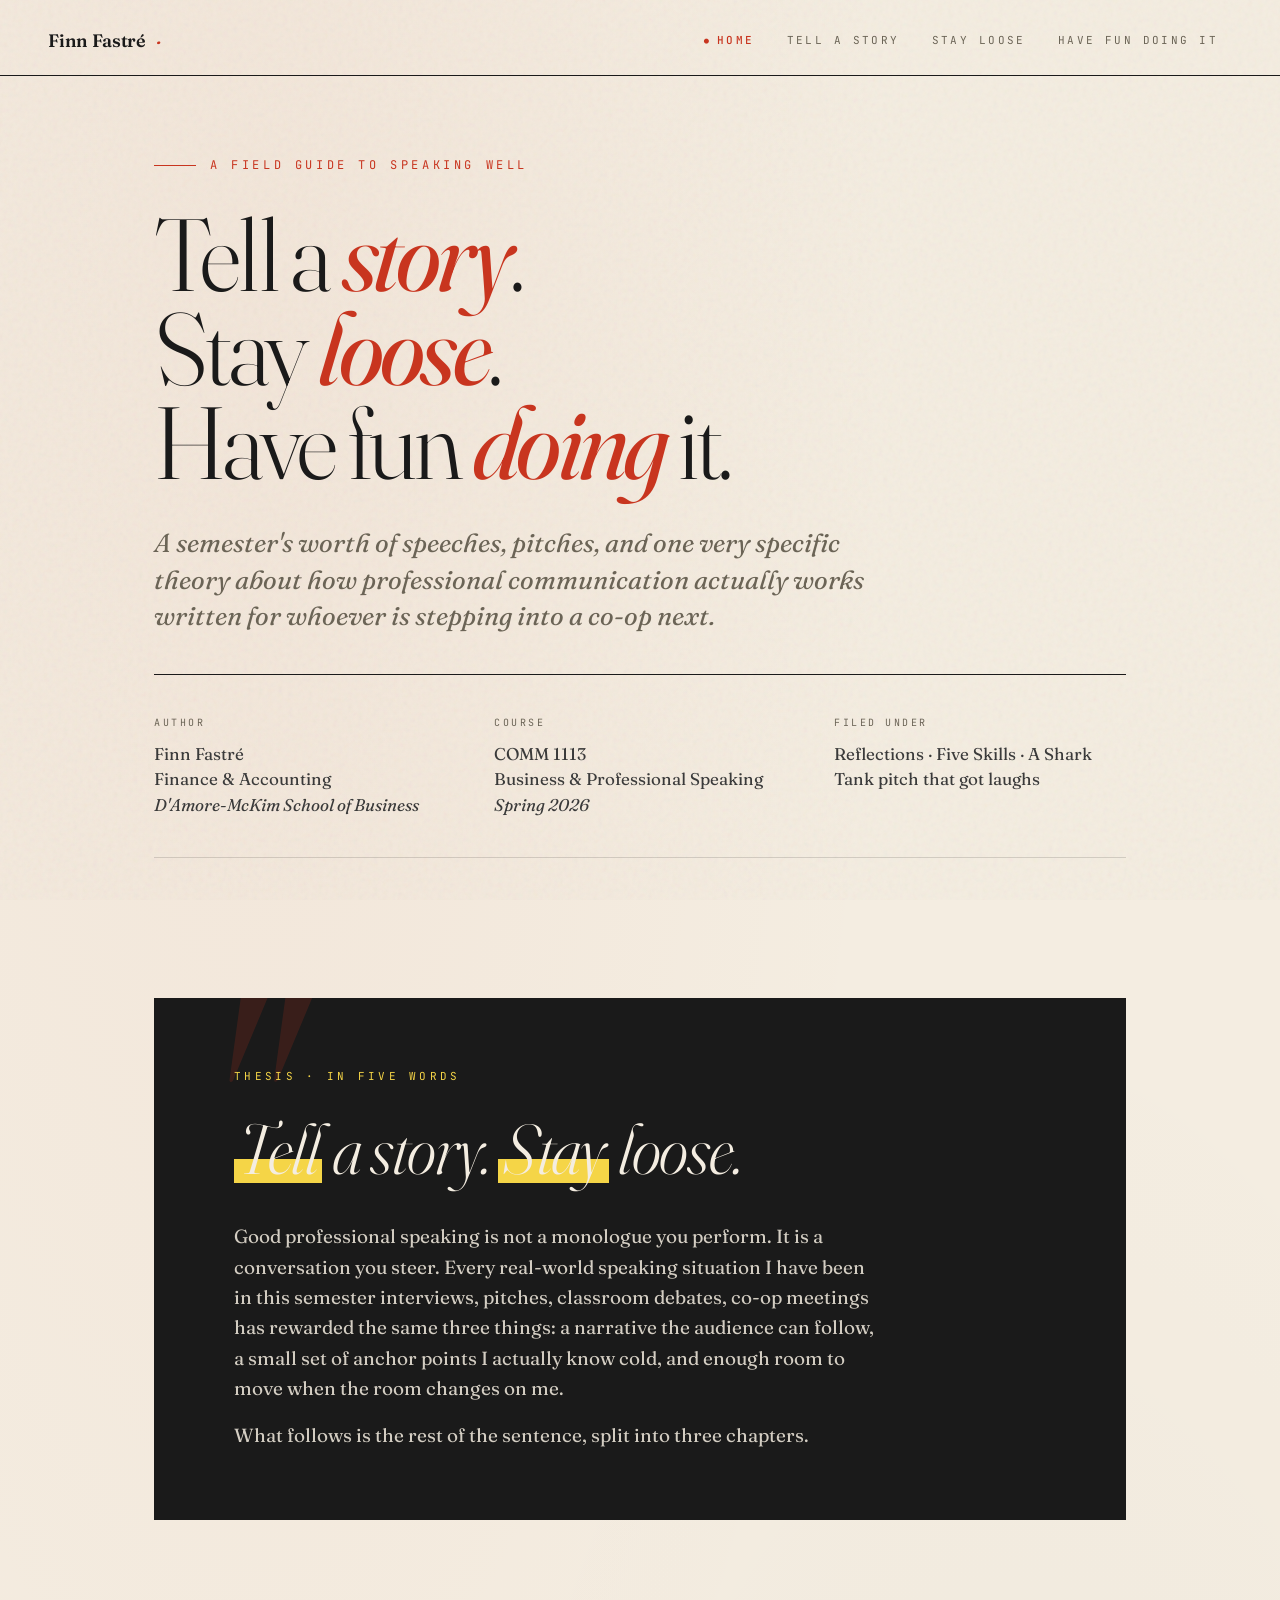
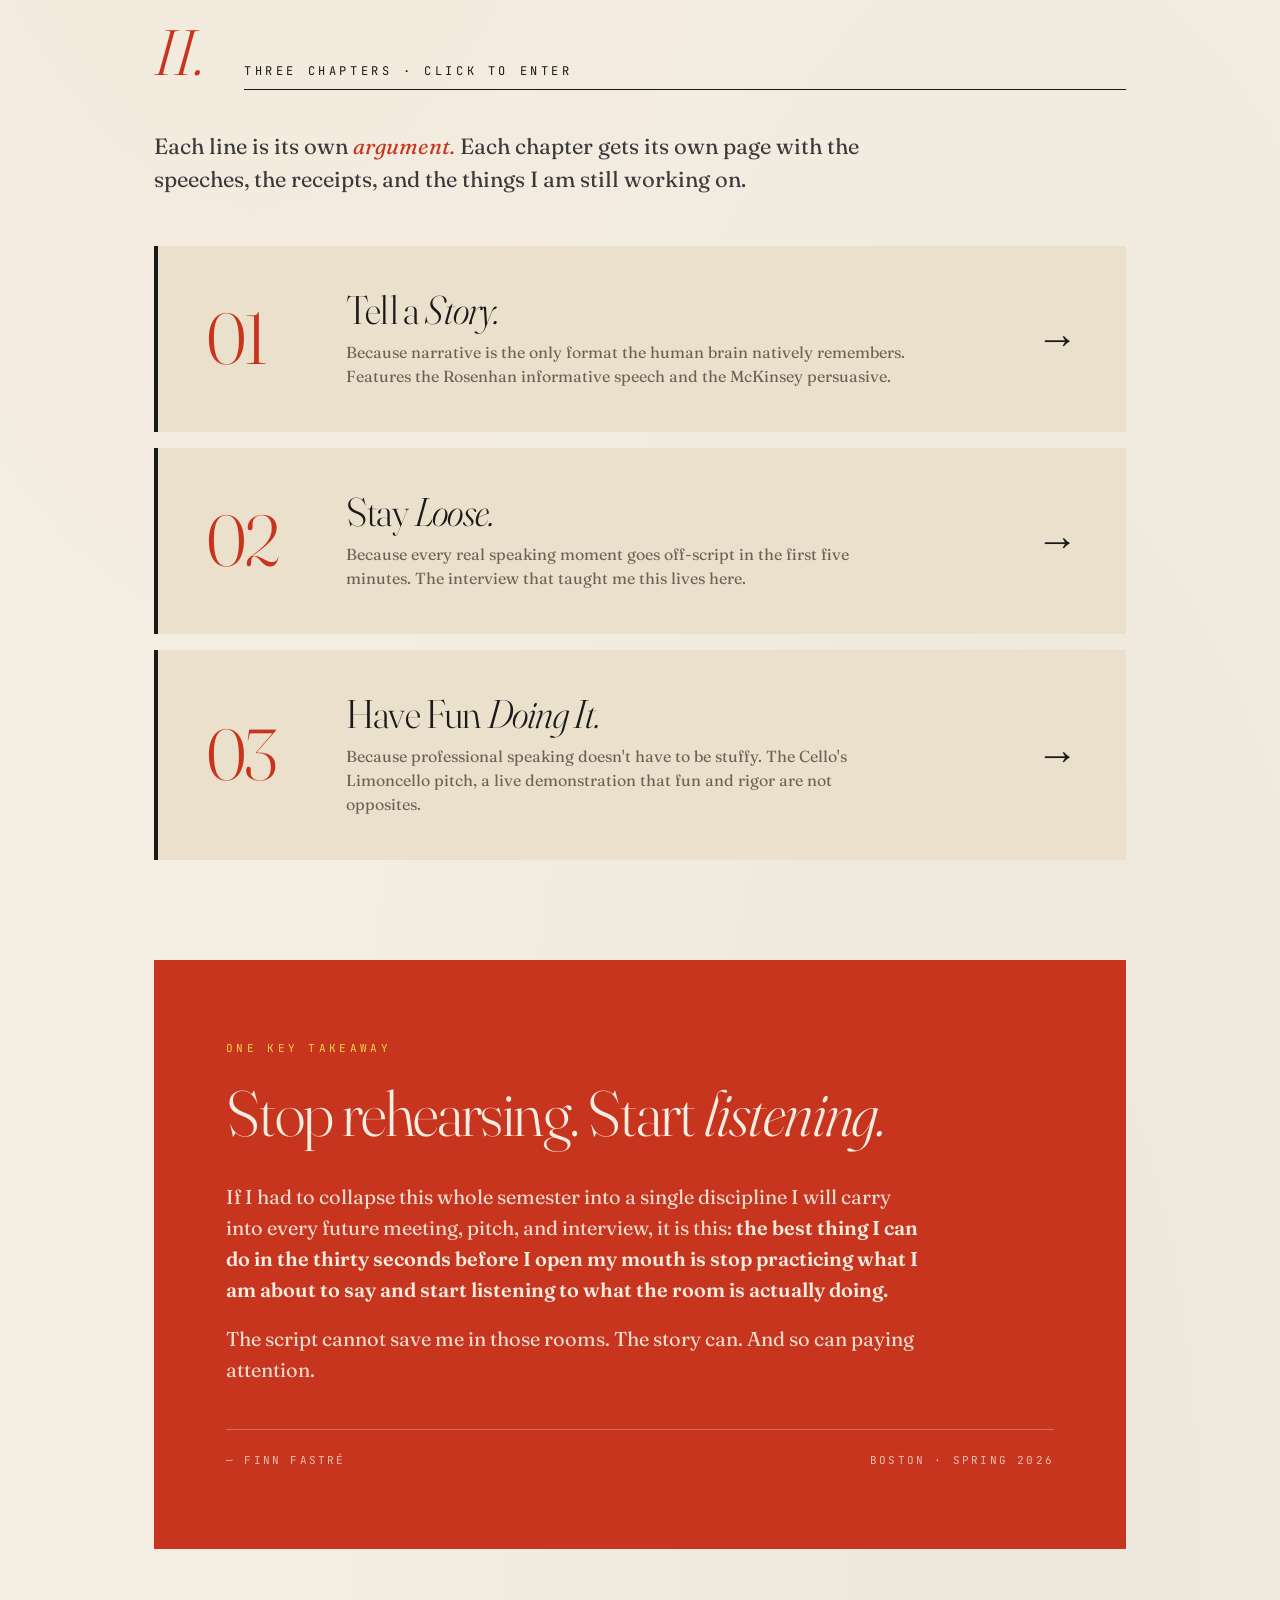
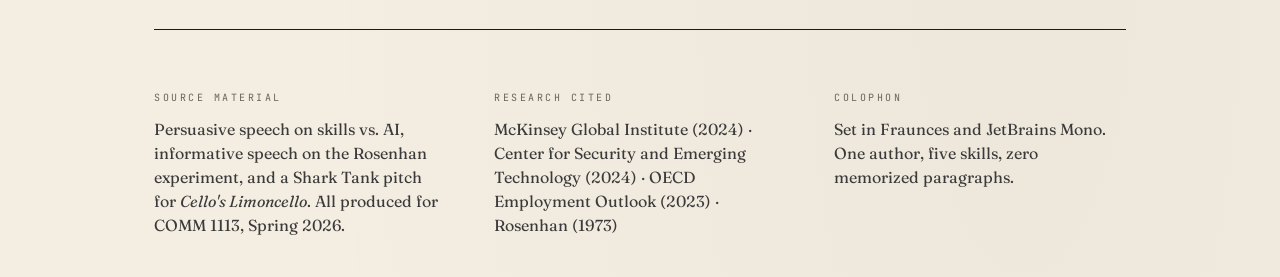
<file: index.html>
<!DOCTYPE html>
<html lang="en">
<head>
<meta charset="UTF-8" />
<meta name="viewport" content="width=device-width, initial-scale=1.0" />
<title>Finn Fastré</title>
<link rel="preconnect" href="https://fonts.googleapis.com">
<link rel="preconnect" href="https://fonts.gstatic.com" crossorigin>
<link href="https://fonts.googleapis.com/css2?family=Fraunces:ital,opsz,wght@0,9..144,300;0,9..144,400;0,9..144,600;0,9..144,800;1,9..144,400;1,9..144,600&family=JetBrains+Mono:wght@400;500&family=Inter:wght@400;500;600&display=swap" rel="stylesheet">
<link rel="stylesheet" href="styles.css">

<style>
  /* ======= HOME PAGE ONLY ======= */

  .home-wrap {
    max-width: 1100px;
    margin: 0 auto;
    padding: 0 64px;
    position: relative;
    z-index: 2;
  }

  /* HERO */
  .home-hero {
    padding: 80px 0 60px;
  }
  .home-hero .kicker {
    font-family: 'JetBrains Mono', monospace;
    font-size: 12px;
    letter-spacing: 0.3em;
    text-transform: uppercase;
    color: var(--accent);
    margin-bottom: 32px;
    display: flex;
    align-items: center;
    gap: 14px;
  }
  .home-hero .kicker::before {
    content: '';
    width: 42px;
    height: 1px;
    background: var(--accent);
  }
  .home-hero h1 {
    font-family: 'Fraunces', serif;
    font-weight: 300;
    font-size: clamp(56px, 8vw, 124px);
    line-height: 0.92;
    letter-spacing: -0.035em;
    color: var(--ink);
    margin-bottom: 36px;
    font-variation-settings: "opsz" 144;
  }
  .home-hero h1 em {
    font-style: italic;
    font-weight: 400;
    color: var(--accent);
  }
  .home-hero .lede {
    font-family: 'Fraunces', serif;
    font-style: italic;
    font-size: 26px;
    line-height: 1.4;
    color: var(--ink-mute);
    max-width: 720px;
    margin-top: 20px;
  }

  /* META STRIP */
  .meta-strip {
    display: grid;
    grid-template-columns: 1fr 1fr 1fr;
    gap: 48px;
    padding: 40px 0;
    margin-top: 40px;
    border-top: 1px solid var(--ink);
    border-bottom: 1px solid rgba(26,26,26,0.15);
  }
  .meta-strip .label {
    font-family: 'JetBrains Mono', monospace;
    font-size: 10px;
    letter-spacing: 0.25em;
    text-transform: uppercase;
    color: var(--ink-mute);
    margin-bottom: 10px;
  }
  .meta-strip .value {
    font-size: 17px;
    line-height: 1.5;
    color: var(--ink-soft);
  }
  .meta-strip .value em { font-style: italic; }

  /* THESIS CARD */
  .home-thesis {
    margin: 80px 0 100px;
    background: var(--ink);
    color: var(--paper);
    padding: 70px 80px;
    position: relative;
    overflow: hidden;
  }
  .home-thesis::before {
    content: '"';
    position: absolute;
    top: -60px;
    left: 30px;
    font-family: 'Fraunces', serif;
    font-size: 360px;
    color: var(--accent);
    opacity: 0.18;
    font-style: italic;
    line-height: 1;
  }
  .home-thesis .t-label {
    font-family: 'JetBrains Mono', monospace;
    font-size: 11px;
    letter-spacing: 0.3em;
    text-transform: uppercase;
    color: var(--highlight);
    margin-bottom: 28px;
    position: relative;
    z-index: 1;
  }
  .home-thesis h2 {
    font-family: 'Fraunces', serif;
    font-weight: 300;
    font-style: italic;
    font-size: clamp(40px, 5.5vw, 78px);
    line-height: 1.02;
    letter-spacing: -0.02em;
    margin-bottom: 36px;
    position: relative;
    z-index: 1;
    font-variation-settings: "opsz" 144;
  }
  .home-thesis h2 .mark {
    background-image: linear-gradient(transparent 62%, var(--highlight) 62%, var(--highlight) 90%, transparent 90%);
    padding: 0 4px;
    color: var(--paper);
  }
  .home-thesis p {
    font-family: 'Fraunces', serif;
    font-size: 19px;
    line-height: 1.6;
    max-width: 640px;
    color: rgba(244, 237, 225, 0.85);
    position: relative;
    z-index: 1;
  }
  .home-thesis p + p { margin-top: 16px; }

  /* CHAPTERS INTRO */
  .chapters-header {
    display: grid;
    grid-template-columns: auto 1fr;
    gap: 40px;
    align-items: baseline;
    margin-bottom: 40px;
  }
  .chapters-header .num {
    font-family: 'Fraunces', serif;
    font-weight: 300;
    font-style: italic;
    font-size: 64px;
    line-height: 1;
    color: var(--accent);
    font-variation-settings: "opsz" 144;
  }
  .chapters-header .title {
    font-family: 'JetBrains Mono', monospace;
    font-size: 12px;
    letter-spacing: 0.3em;
    text-transform: uppercase;
    color: var(--ink);
    border-bottom: 1px solid var(--ink);
    padding-bottom: 8px;
  }
  .chapters-intro-text {
    margin-bottom: 50px;
    font-family: 'Fraunces', serif;
    font-size: 22px;
    line-height: 1.5;
    color: var(--ink-soft);
    max-width: 720px;
  }
  .chapters-intro-text em { font-style: italic; color: var(--accent); }

  /* CHAPTER CARDS */
  .home-cards {
    display: grid;
    grid-template-columns: 1fr;
    gap: 16px;
    margin-bottom: 100px;
  }
  .home-card {
    display: grid;
    grid-template-columns: 100px 1fr auto;
    gap: 40px;
    align-items: center;
    padding: 44px 48px;
    background: var(--paper-deep);
    border-left: 4px solid var(--ink);
    text-decoration: none;
    color: var(--ink);
    transition: background 0.3s ease, border-color 0.3s ease;
  }
  .home-card:hover {
    background: var(--ink);
    color: var(--paper);
    border-left-color: var(--accent);
  }
  .home-card:hover .card-num { color: var(--highlight); }
  .home-card:hover .card-sub { color: rgba(244,237,225,0.78); }
  .home-card:hover .card-arrow { color: var(--highlight); transform: translateX(10px); }

  .home-card .card-num {
    font-family: 'Fraunces', serif;
    font-weight: 300;
    font-size: 72px;
    line-height: 0.85;
    letter-spacing: -0.04em;
    color: var(--accent);
    transition: color 0.3s;
    font-variation-settings: "opsz" 144;
  }
  .home-card .card-title {
    font-family: 'Fraunces', serif;
    font-weight: 300;
    font-size: 40px;
    line-height: 1;
    letter-spacing: -0.02em;
    margin-bottom: 10px;
    font-variation-settings: "opsz" 144;
  }
  .home-card .card-title em { font-style: italic; }
  .home-card .card-sub {
    font-size: 16px;
    line-height: 1.5;
    color: var(--ink-mute);
    transition: color 0.3s;
    max-width: 560px;
  }
  .home-card .card-arrow {
    font-family: 'Fraunces', serif;
    font-size: 42px;
    font-weight: 300;
    color: var(--ink);
    transition: transform 0.3s, color 0.3s;
  }

  /* CONCLUSION */
  .home-conclusion {
    background: var(--accent);
    color: var(--paper);
    padding: 80px 72px;
    margin-bottom: 80px;
    position: relative;
    overflow: hidden;
  }
  .home-conclusion::before {
    content: '.';
    position: absolute;
    bottom: -240px;
    right: -40px;
    font-family: 'Fraunces', serif;
    font-size: 520px;
    color: var(--accent-deep);
    opacity: 0.55;
    line-height: 0.5;
  }
  .home-conclusion .c-label {
    font-family: 'JetBrains Mono', monospace;
    font-size: 11px;
    letter-spacing: 0.3em;
    text-transform: uppercase;
    color: var(--highlight);
    margin-bottom: 24px;
    position: relative;
    z-index: 1;
  }
  .home-conclusion h2 {
    font-family: 'Fraunces', serif;
    font-weight: 300;
    font-size: clamp(40px, 5vw, 72px);
    line-height: 1;
    letter-spacing: -0.025em;
    margin-bottom: 36px;
    position: relative;
    z-index: 1;
    font-variation-settings: "opsz" 144;
  }
  .home-conclusion h2 em { font-style: italic; }
  .home-conclusion p {
    font-family: 'Fraunces', serif;
    font-size: 20px;
    line-height: 1.55;
    max-width: 700px;
    position: relative;
    z-index: 1;
    color: rgba(244, 237, 225, 0.92);
  }
  .home-conclusion p + p { margin-top: 18px; }
  .home-conclusion p strong { color: var(--paper); font-weight: 600; }
  .home-conclusion .sign {
    margin-top: 44px;
    padding-top: 22px;
    border-top: 1px solid rgba(244, 237, 225, 0.3);
    display: flex;
    justify-content: space-between;
    font-family: 'JetBrains Mono', monospace;
    font-size: 11px;
    letter-spacing: 0.2em;
    text-transform: uppercase;
    color: rgba(244, 237, 225, 0.75);
    position: relative;
    z-index: 1;
  }

  /* COLOPHON */
  .home-colophon {
    display: grid;
    grid-template-columns: 1fr 1fr 1fr;
    gap: 48px;
    padding: 60px 0 40px;
    border-top: 1px solid var(--ink);
  }
  .home-colophon .label {
    font-family: 'JetBrains Mono', monospace;
    font-size: 10px;
    letter-spacing: 0.25em;
    text-transform: uppercase;
    color: var(--ink-mute);
    margin-bottom: 12px;
  }
  .home-colophon .text {
    font-size: 16px;
    line-height: 1.5;
    color: var(--ink-soft);
  }
  .home-colophon .text em { font-style: italic; }

  /* MOBILE */
  @media (max-width: 900px) {
    .home-wrap { padding: 0 24px; }
    .home-hero { padding: 40px 0 30px; }
    .home-thesis { padding: 44px 28px; margin: 50px 0 70px; }
    .home-thesis::before { font-size: 200px; top: -10px; }
    .meta-strip { grid-template-columns: 1fr; gap: 24px; }
    .home-card {
      grid-template-columns: 72px 1fr;
      gap: 20px;
      padding: 28px;
    }
    .home-card .card-num { font-size: 52px; }
    .home-card .card-title { font-size: 30px; }
    .home-card .card-arrow { display: none; }
    .home-conclusion { padding: 50px 28px; }
    .home-colophon { grid-template-columns: 1fr; gap: 28px; padding: 40px 0 30px; }
    .chapters-header .num { font-size: 44px; }
  }
</style>
</head>
<body>

<!-- SHARED NAV (matches chapter pages) -->
<nav class="nav">
  <a href="index.html" class="nav-brand">Finn Fastré <span class="brand-dot">·</span></a>
  <div class="nav-links">
    <a href="index.html" class="active">Home</a>
    <a href="tell-a-story.html">Tell a Story</a>
    <a href="stay-loose.html">Stay Loose</a>
    <a href="have-fun.html">Have Fun Doing It</a>
  </div>
</nav>

<div class="home-wrap">

  <!-- HERO -->
  <section class="home-hero">
    <div class="kicker">A field guide to speaking well</div>
    <h1>
      Tell a <em>story</em>.<br>
      Stay <em>loose</em>.<br>
      Have fun <em>doing</em> it.
    </h1>
    <p class="lede">A semester's worth of speeches, pitches, and one very specific theory about how professional communication actually works written for whoever is stepping into a co-op next.</p>

    <div class="meta-strip">
      <div>
        <div class="label">Author</div>
        <div class="value">Finn Fastré<br>Finance &amp; Accounting<br><em>D'Amore-McKim School of Business</em></div>
      </div>
      <div>
        <div class="label">Course</div>
        <div class="value">COMM 1113<br>Business &amp; Professional Speaking<br><em>Spring 2026</em></div>
      </div>
      <div>
        <div class="label">Filed Under</div>
        <div class="value">Reflections · Five Skills · A Shark Tank pitch that got laughs</div>
      </div>
    </div>
  </section>

  <!-- THESIS -->
  <section class="home-thesis">
    <div class="t-label">Thesis · In Five Words</div>
    <h2><span class="mark">Tell</span> a story. <span class="mark">Stay</span> loose.</h2>
    <p>Good professional speaking is not a monologue you perform. It is a conversation you steer. Every real-world speaking situation I have been in this semester interviews, pitches, classroom debates, co-op meetings has rewarded the same three things: a narrative the audience can follow, a small set of anchor points I actually know cold, and enough room to move when the room changes on me.</p>
    <p>What follows is the rest of the sentence, split into three chapters.</p>
  </section>

  <!-- CHAPTERS -->
  <div class="chapters-header">
    <div class="num">II.</div>
    <div class="title">Three Chapters · Click to Enter</div>
  </div>
  <p class="chapters-intro-text">Each line is its own <em>argument.</em> Each chapter gets its own page with the speeches, the receipts, and the things I am still working on.</p>

  <div class="home-cards">
    <a href="tell-a-story.html" class="home-card">
      <div class="card-num">01</div>
      <div>
        <div class="card-title">Tell a <em>Story.</em></div>
        <div class="card-sub">Because narrative is the only format the human brain natively remembers. Features the Rosenhan informative speech and the McKinsey persuasive.</div>
      </div>
      <div class="card-arrow">→</div>
    </a>
    <a href="stay-loose.html" class="home-card">
      <div class="card-num">02</div>
      <div>
        <div class="card-title">Stay <em>Loose.</em></div>
        <div class="card-sub">Because every real speaking moment goes off-script in the first five minutes. The interview that taught me this lives here.</div>
      </div>
      <div class="card-arrow">→</div>
    </a>
    <a href="have-fun.html" class="home-card">
      <div class="card-num">03</div>
      <div>
        <div class="card-title">Have Fun <em>Doing It.</em></div>
        <div class="card-sub">Because professional speaking doesn't have to be stuffy. The Cello's Limoncello pitch, a live demonstration that fun and rigor are not opposites.</div>
      </div>
      <div class="card-arrow">→</div>
    </a>
  </div>

  <!-- CONCLUSION -->
  <section class="home-conclusion">
    <div class="c-label">One Key Takeaway</div>
    <h2>Stop rehearsing. Start <em>listening.</em></h2>
    <p>If I had to collapse this whole semester into a single discipline I will carry into every future meeting, pitch, and interview, it is this: <strong>the best thing I can do in the thirty seconds before I open my mouth is stop practicing what I am about to say and start listening to what the room is actually doing.</strong></p>
    <p>The script cannot save me in those rooms. The story can. And so can paying attention.</p>
    <div class="sign">
      <span>— Finn Fastré</span>
      <span>Boston · Spring 2026</span>
    </div>
  </section>

  <!-- COLOPHON -->
  <section class="home-colophon">
    <div>
      <div class="label">Source Material</div>
      <div class="text">Persuasive speech on skills vs. AI, informative speech on the Rosenhan experiment, and a Shark Tank pitch for <em>Cello's Limoncello</em>. All produced for COMM 1113, Spring 2026.</div>
    </div>
    <div>
      <div class="label">Research Cited</div>
      <div class="text">McKinsey Global Institute (2024) · Center for Security and Emerging Technology (2024) · OECD Employment Outlook (2023) · Rosenhan (1973)</div>
    </div>
    <div>
      <div class="label">Colophon</div>
      <div class="text">Set in Fraunces and JetBrains Mono. One author, five skills, zero memorized paragraphs.</div>
    </div>
  </section>

</div>

</body>
</html>
</file>
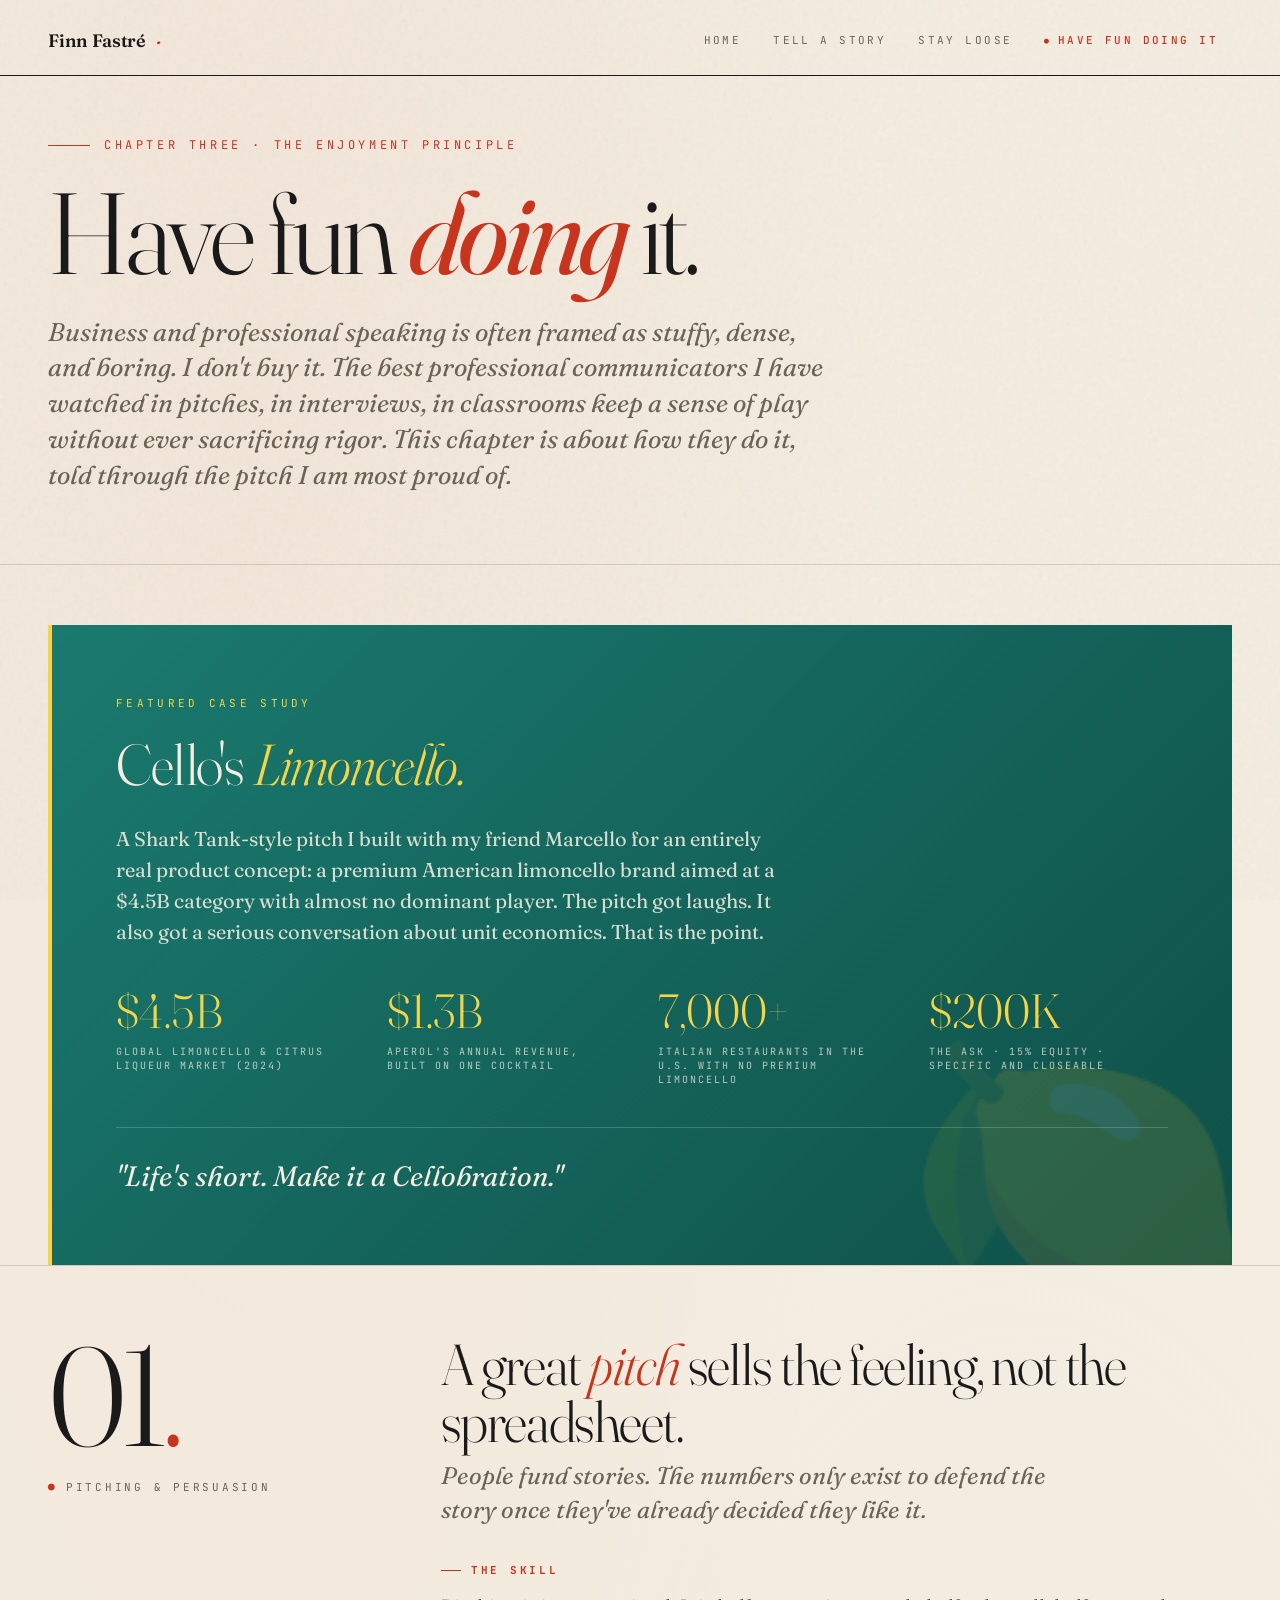
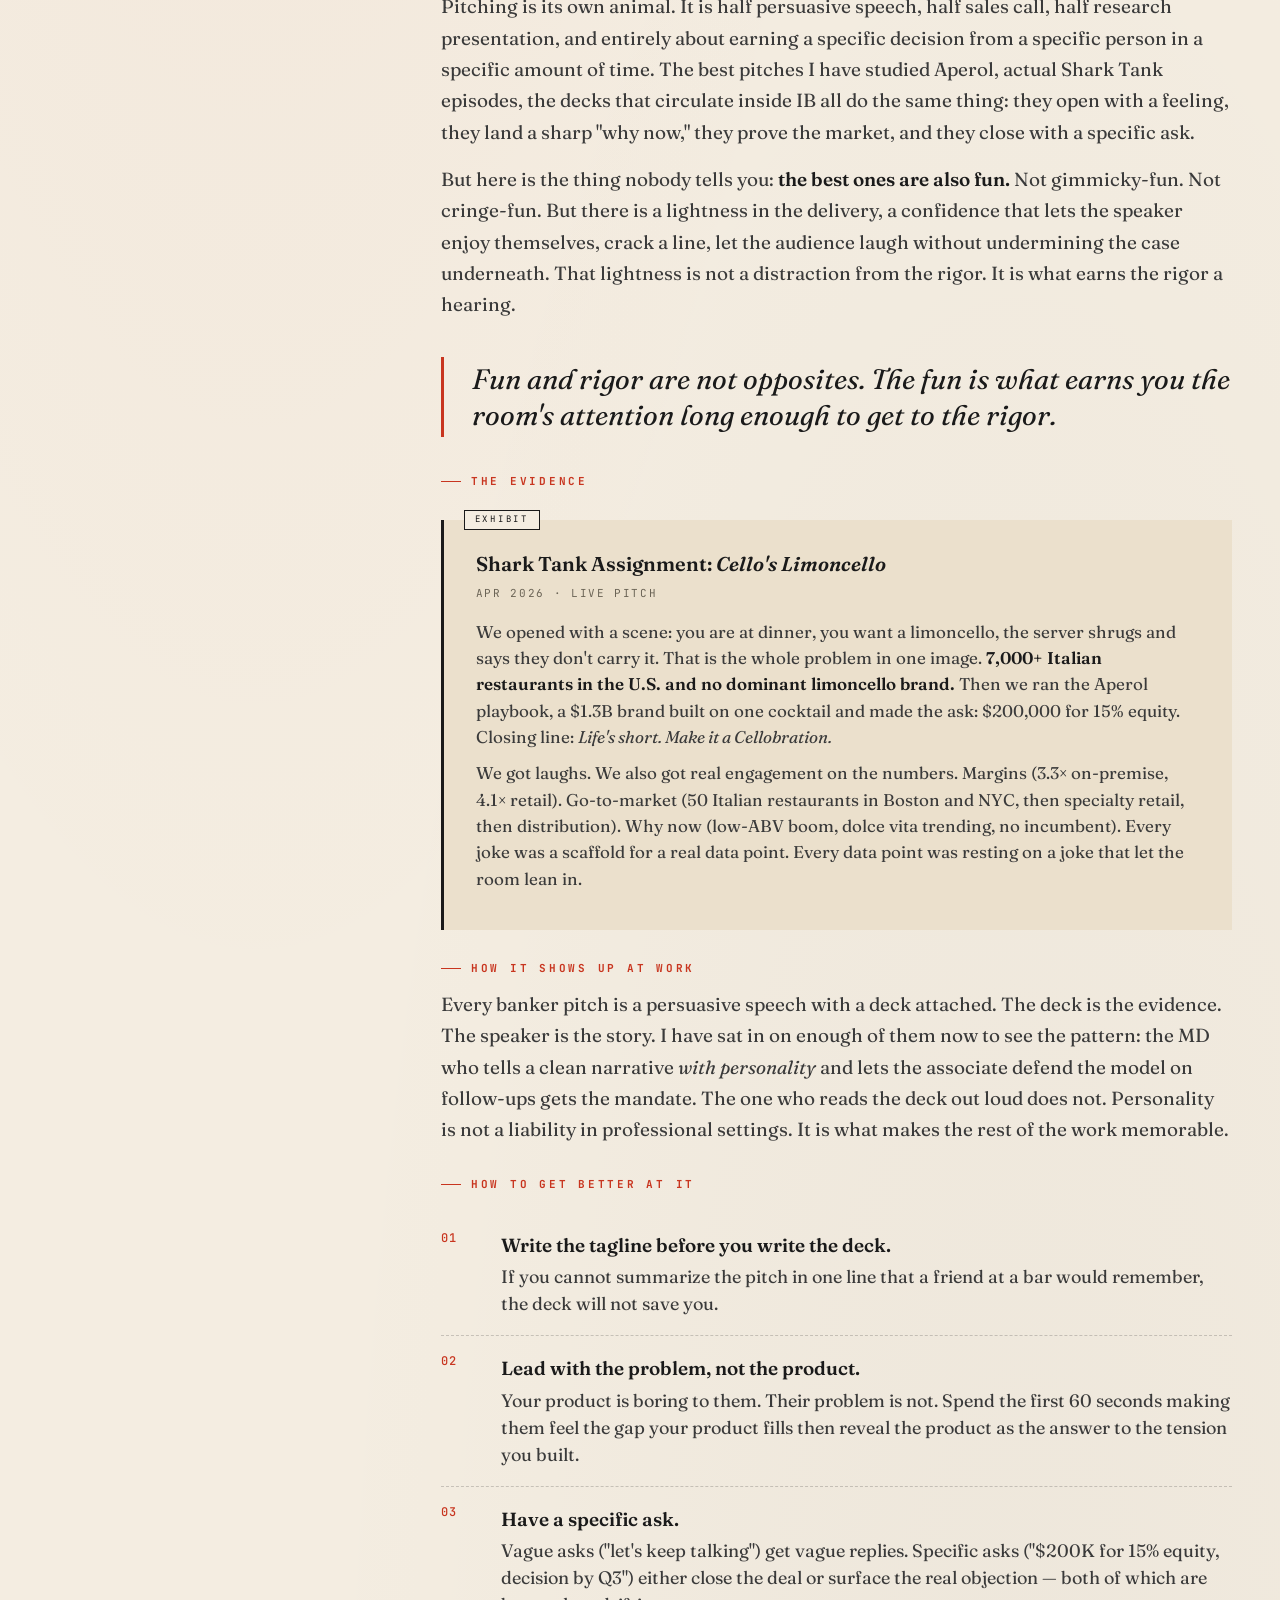
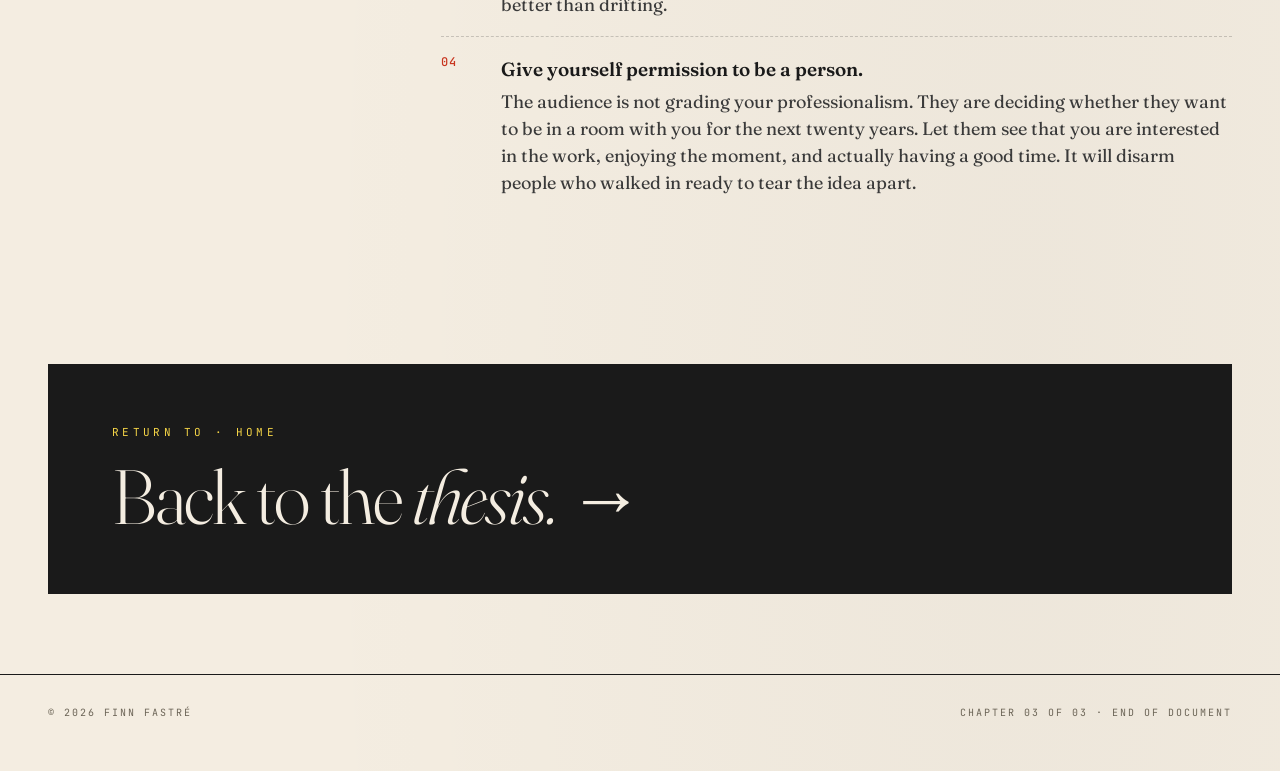
<file: have-fun.html>
<!DOCTYPE html>
<html lang="en">
<head>
<meta charset="UTF-8" />
<meta name="viewport" content="width=device-width, initial-scale=1.0" />
<title>Have Fun Doing It — Finn Fastré</title>
<link rel="preconnect" href="https://fonts.googleapis.com">
<link rel="preconnect" href="https://fonts.gstatic.com" crossorigin>
<link href="https://fonts.googleapis.com/css2?family=Fraunces:ital,opsz,wght@0,9..144,300;0,9..144,400;0,9..144,600;0,9..144,800;1,9..144,400;1,9..144,600&family=JetBrains+Mono:wght@400;500&family=Inter:wght@400;500;600&display=swap" rel="stylesheet">
<link rel="stylesheet" href="styles.css">
<style>
  /* fun-chapter specific flourish — a small case study callout */
  .case-study {
    max-width: 1300px;
    margin: 60px auto 0;
    padding: 0 48px;
    position: relative;
    z-index: 2;
  }
  .case-study-inner {
    background: linear-gradient(135deg, #1a7a6f 0%, #0f5048 100%);
    color: var(--paper);
    padding: 70px 64px;
    position: relative;
    overflow: hidden;
    border-left: 4px solid var(--highlight);
  }
  .case-study-inner::after {
    content: '🍋';
    position: absolute;
    bottom: -40px;
    right: -20px;
    font-size: 280px;
    opacity: 0.12;
    line-height: 1;
  }
  .case-study-label {
    font-family: 'JetBrains Mono', monospace;
    font-size: 11px;
    letter-spacing: 0.3em;
    text-transform: uppercase;
    color: var(--highlight);
    margin-bottom: 24px;
    position: relative;
    z-index: 1;
  }
  .case-study h3 {
    font-family: 'Fraunces', serif;
    font-weight: 300;
    font-size: clamp(36px, 4.5vw, 60px);
    line-height: 1;
    letter-spacing: -0.02em;
    margin-bottom: 30px;
    position: relative;
    z-index: 1;
    font-variation-settings: "opsz" 144;
  }
  .case-study h3 em { font-style: italic; color: var(--highlight); }
  .case-study-grid {
    display: grid;
    grid-template-columns: repeat(4, 1fr);
    gap: 32px;
    margin-top: 40px;
    position: relative;
    z-index: 1;
  }
  .case-stat .num {
    font-family: 'Fraunces', serif;
    font-weight: 300;
    font-size: 48px;
    line-height: 1;
    color: var(--highlight);
    margin-bottom: 10px;
    font-variation-settings: "opsz" 144;
  }
  .case-stat .label {
    font-family: 'JetBrains Mono', monospace;
    font-size: 10px;
    letter-spacing: 0.2em;
    text-transform: uppercase;
    color: rgba(244,237,225,0.75);
    line-height: 1.4;
  }
  .case-tagline {
    margin-top: 40px;
    padding-top: 30px;
    border-top: 1px solid rgba(244,237,225,0.2);
    font-family: 'Fraunces', serif;
    font-style: italic;
    font-size: 28px;
    line-height: 1.3;
    color: var(--paper);
    position: relative;
    z-index: 1;
  }

  @media (max-width: 980px) {
    .case-study { padding: 0 24px; }
    .case-study-inner { padding: 48px 32px; }
    .case-study-grid { grid-template-columns: repeat(2, 1fr); gap: 24px; }
    .case-stat .num { font-size: 36px; }
  }
</style>
</head>
<body>

<nav class="nav">
  <a href="index.html" class="nav-brand">Finn Fastré <span class="brand-dot">·</span></a>
  <div class="nav-links">
    <a href="index.html">Home</a>
    <a href="tell-a-story.html">Tell a Story</a>
    <a href="stay-loose.html">Stay Loose</a>
    <a href="have-fun.html" class="active">Have Fun Doing It</a>
  </div>
</nav>

<header class="chapter-header">
  <div class="chapter-kicker">Chapter Three · The Enjoyment Principle</div>
  <h1 class="chapter-title">Have fun <em>doing</em> it.</h1>
  <p class="chapter-dek">Business and professional speaking is often framed as stuffy, dense, and boring. I don't buy it. The best professional communicators I have watched in pitches, in interviews, in classrooms keep a sense of play without ever sacrificing rigor. This chapter is about how they do it, told through the pitch I am most proud of.</p>
</header>

<!-- CASE STUDY CALLOUT -->
<section class="case-study">
  <div class="case-study-inner">
    <div class="case-study-label">Featured Case Study</div>
    <h3>Cello's <em>Limoncello.</em></h3>
    <p style="font-family: 'Fraunces', serif; font-size: 20px; line-height: 1.55; max-width: 680px; position: relative; z-index: 1; color: rgba(244,237,225,0.88);">A Shark Tank-style pitch I built with my friend Marcello for an entirely real product concept: a premium American limoncello brand aimed at a $4.5B category with almost no dominant player. The pitch got laughs. It also got a serious conversation about unit economics. That is the point.</p>

    <div class="case-study-grid">
      <div class="case-stat">
        <div class="num">$4.5B</div>
        <div class="label">Global limoncello &amp; citrus liqueur market (2024)</div>
      </div>
      <div class="case-stat">
        <div class="num">$1.3B</div>
        <div class="label">Aperol's annual revenue, built on one cocktail</div>
      </div>
      <div class="case-stat">
        <div class="num">7,000+</div>
        <div class="label">Italian restaurants in the U.S. with no premium limoncello</div>
      </div>
      <div class="case-stat">
        <div class="num">$200K</div>
        <div class="label">The ask · 15% equity · specific and closeable</div>
      </div>
    </div>

    <div class="case-tagline">"Life's short. Make it a Cellobration."</div>
  </div>
</section>

<!-- SKILL: PITCHING -->
<section class="skill">
  <div class="skill-grid">
    <div class="skill-index">
      <div class="num">01<span class="dot">.</span></div>
      <div class="tag">Pitching &amp; Persuasion</div>
    </div>
    <div class="skill-body">
      <h2>A great <em>pitch</em> sells the feeling, not the spreadsheet.</h2>
      <p class="dek">People fund stories. The numbers only exist to defend the story once they've already decided they like it.</p>

      <h4>The Skill</h4>
      <p>Pitching is its own animal. It is half persuasive speech, half sales call, half research presentation, and entirely about earning a specific decision from a specific person in a specific amount of time. The best pitches I have studied Aperol, actual Shark Tank episodes, the decks that circulate inside IB all do the same thing: they open with a feeling, they land a sharp "why now," they prove the market, and they close with a specific ask.</p>

      <p>But here is the thing nobody tells you: <strong>the best ones are also fun.</strong> Not gimmicky-fun. Not cringe-fun. But there is a lightness in the delivery, a confidence that lets the speaker enjoy themselves, crack a line, let the audience laugh without undermining the case underneath. That lightness is not a distraction from the rigor. It is what earns the rigor a hearing.</p>

      <div class="pullquote">
        Fun and rigor are not opposites. The fun is what earns you the room's attention long enough to get to the rigor.
      </div>

      <h4>The Evidence</h4>
      <div class="example">
        <div class="ex-title">Shark Tank Assignment: <em>Cello's Limoncello</em></div>
        <div class="ex-meta">Apr 2026 · Live pitch</div>
        <p>We opened with a scene: you are at dinner, you want a limoncello, the server shrugs and says they don't carry it. That is the whole problem in one image. <strong>7,000+ Italian restaurants in the U.S. and no dominant limoncello brand.</strong> Then we ran the Aperol playbook, a $1.3B brand built on one cocktail and made the ask: $200,000 for 15% equity. Closing line: <em>Life's short. Make it a Cellobration.</em></p>
        <p>We got laughs. We also got real engagement on the numbers. Margins (3.3× on-premise, 4.1× retail). Go-to-market (50 Italian restaurants in Boston and NYC, then specialty retail, then distribution). Why now (low-ABV boom, dolce vita trending, no incumbent). Every joke was a scaffold for a real data point. Every data point was resting on a joke that let the room lean in.</p>
      </div>

      <h4>How It Shows Up at Work</h4>
      <p>Every banker pitch is a persuasive speech with a deck attached. The deck is the evidence. The speaker is the story. I have sat in on enough of them now to see the pattern: the MD who tells a clean narrative <em>with personality</em> and lets the associate defend the model on follow-ups gets the mandate. The one who reads the deck out loud does not. Personality is not a liability in professional settings. It is what makes the rest of the work memorable.</p>

      <h4>How to Get Better at It</h4>
      <ol class="tips">
        <li><strong>Write the tagline before you write the deck.</strong> If you cannot summarize the pitch in one line that a friend at a bar would remember, the deck will not save you. </li>
        <li><strong>Lead with the problem, not the product.</strong> Your product is boring to them. Their problem is not. Spend the first 60 seconds making them feel the gap your product fills then reveal the product as the answer to the tension you built.</li>
        <li><strong>Have a specific ask.</strong> Vague asks ("let's keep talking") get vague replies. Specific asks ("$200K for 15% equity, decision by Q3") either close the deal or surface the real objection — both of which are better than drifting.</li>
        <li><strong>Give yourself permission to be a person.</strong> The audience is not grading your professionalism. They are deciding whether they want to be in a room with you for the next twenty years. Let them see that you are interested in the work, enjoying the moment, and actually having a good time. It will disarm people who walked in ready to tear the idea apart.</li>
      </ol>
    </div>
  </div>
</section>

<!-- SEND OFF -->
<section class="next-chapter">
  <a href="index.html" class="next-link">
    <div class="label">Return to · Home</div>
    <div class="title">Back to the <em>thesis.</em><span class="arrow">→</span></div>
  </a>
</section>

<footer class="site-footer">
  <div>© 2026 Finn Fastré</div>
  <div>Chapter 03 of 03 · End of document</div>
</footer>

</body>
</html>
</file>
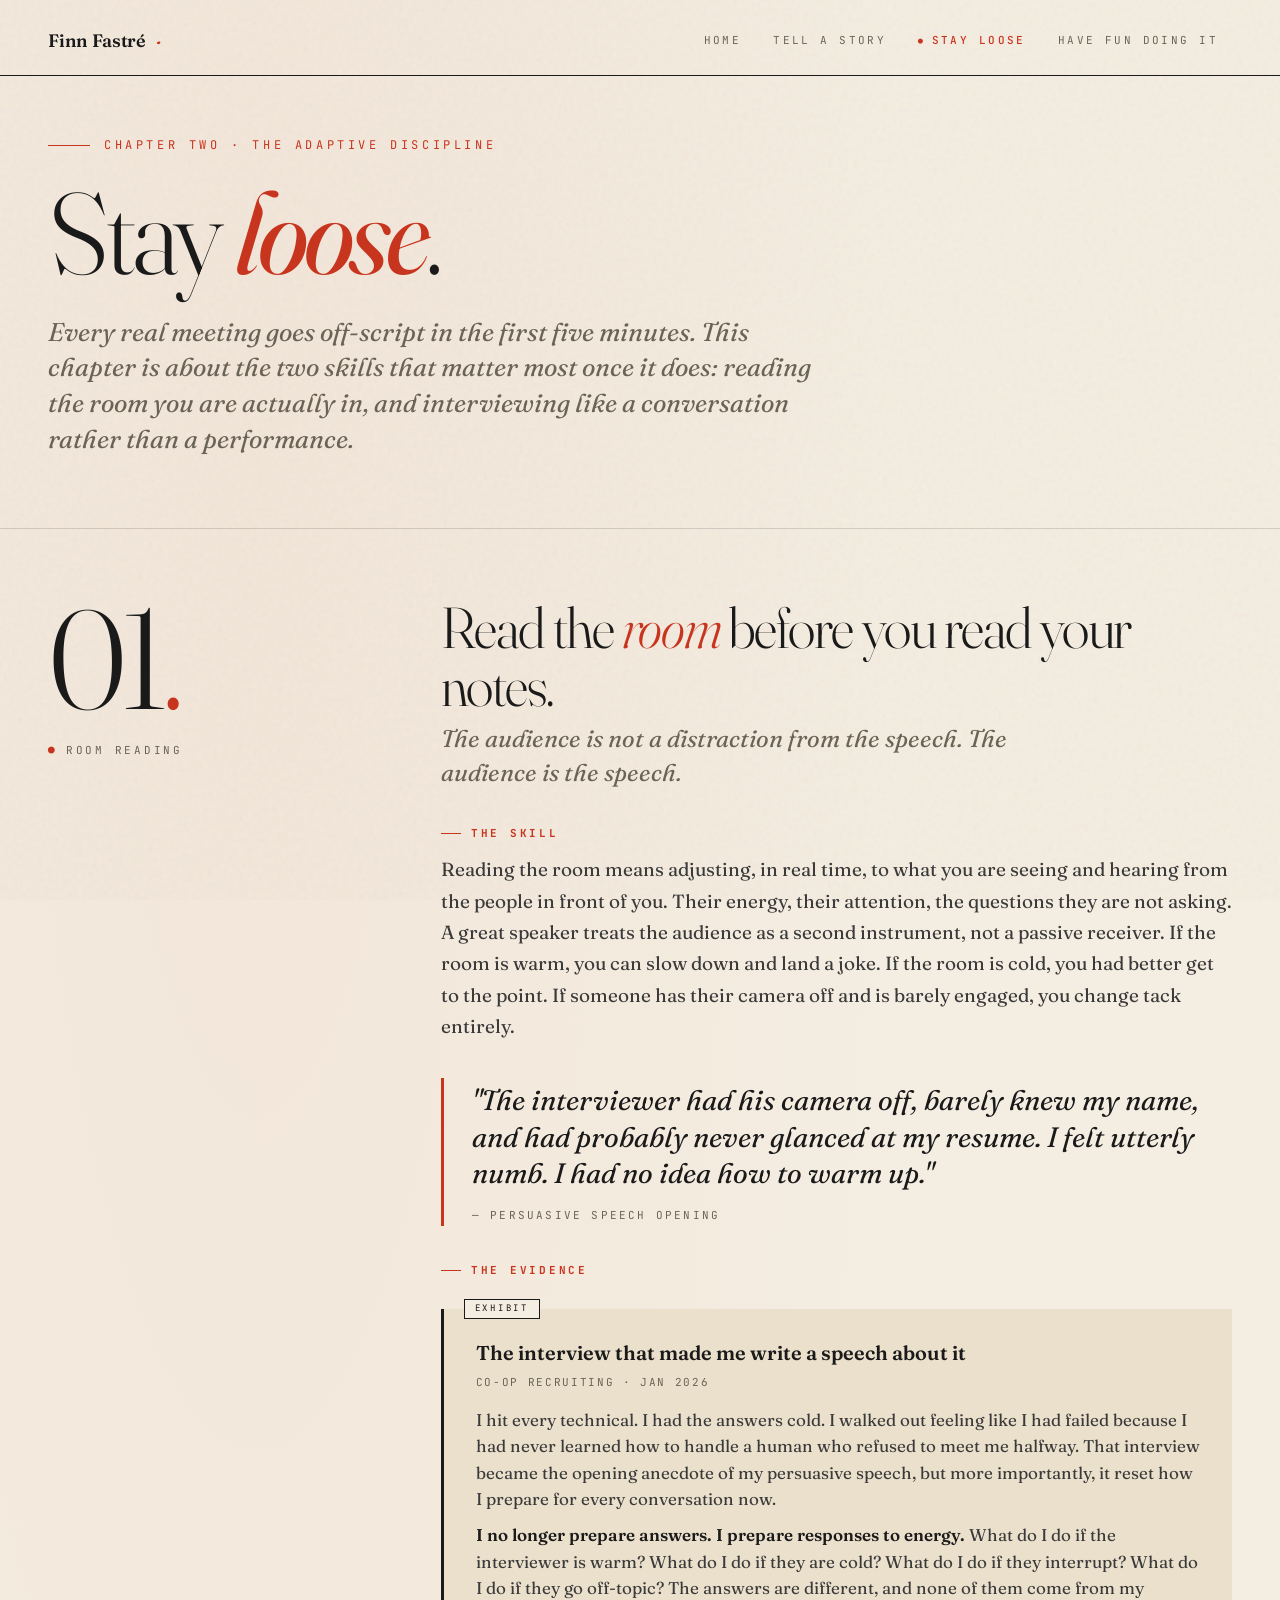
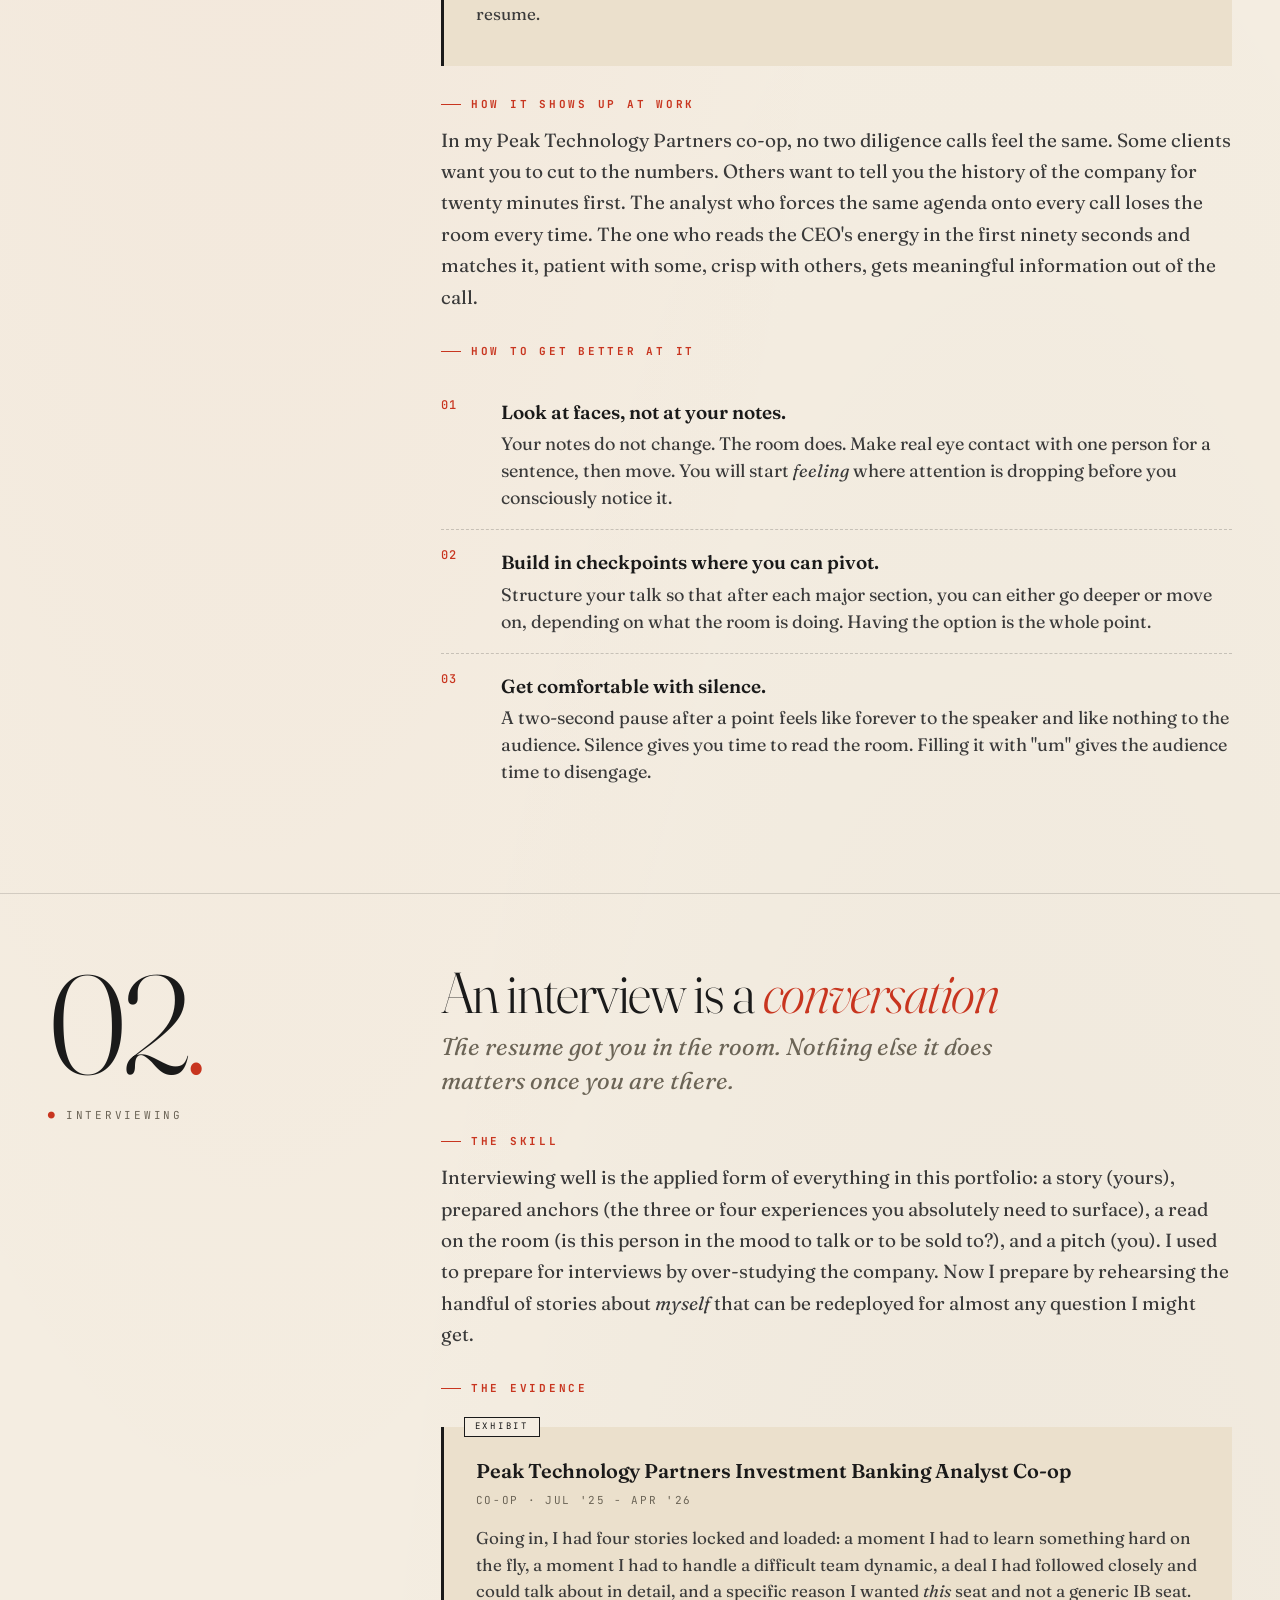
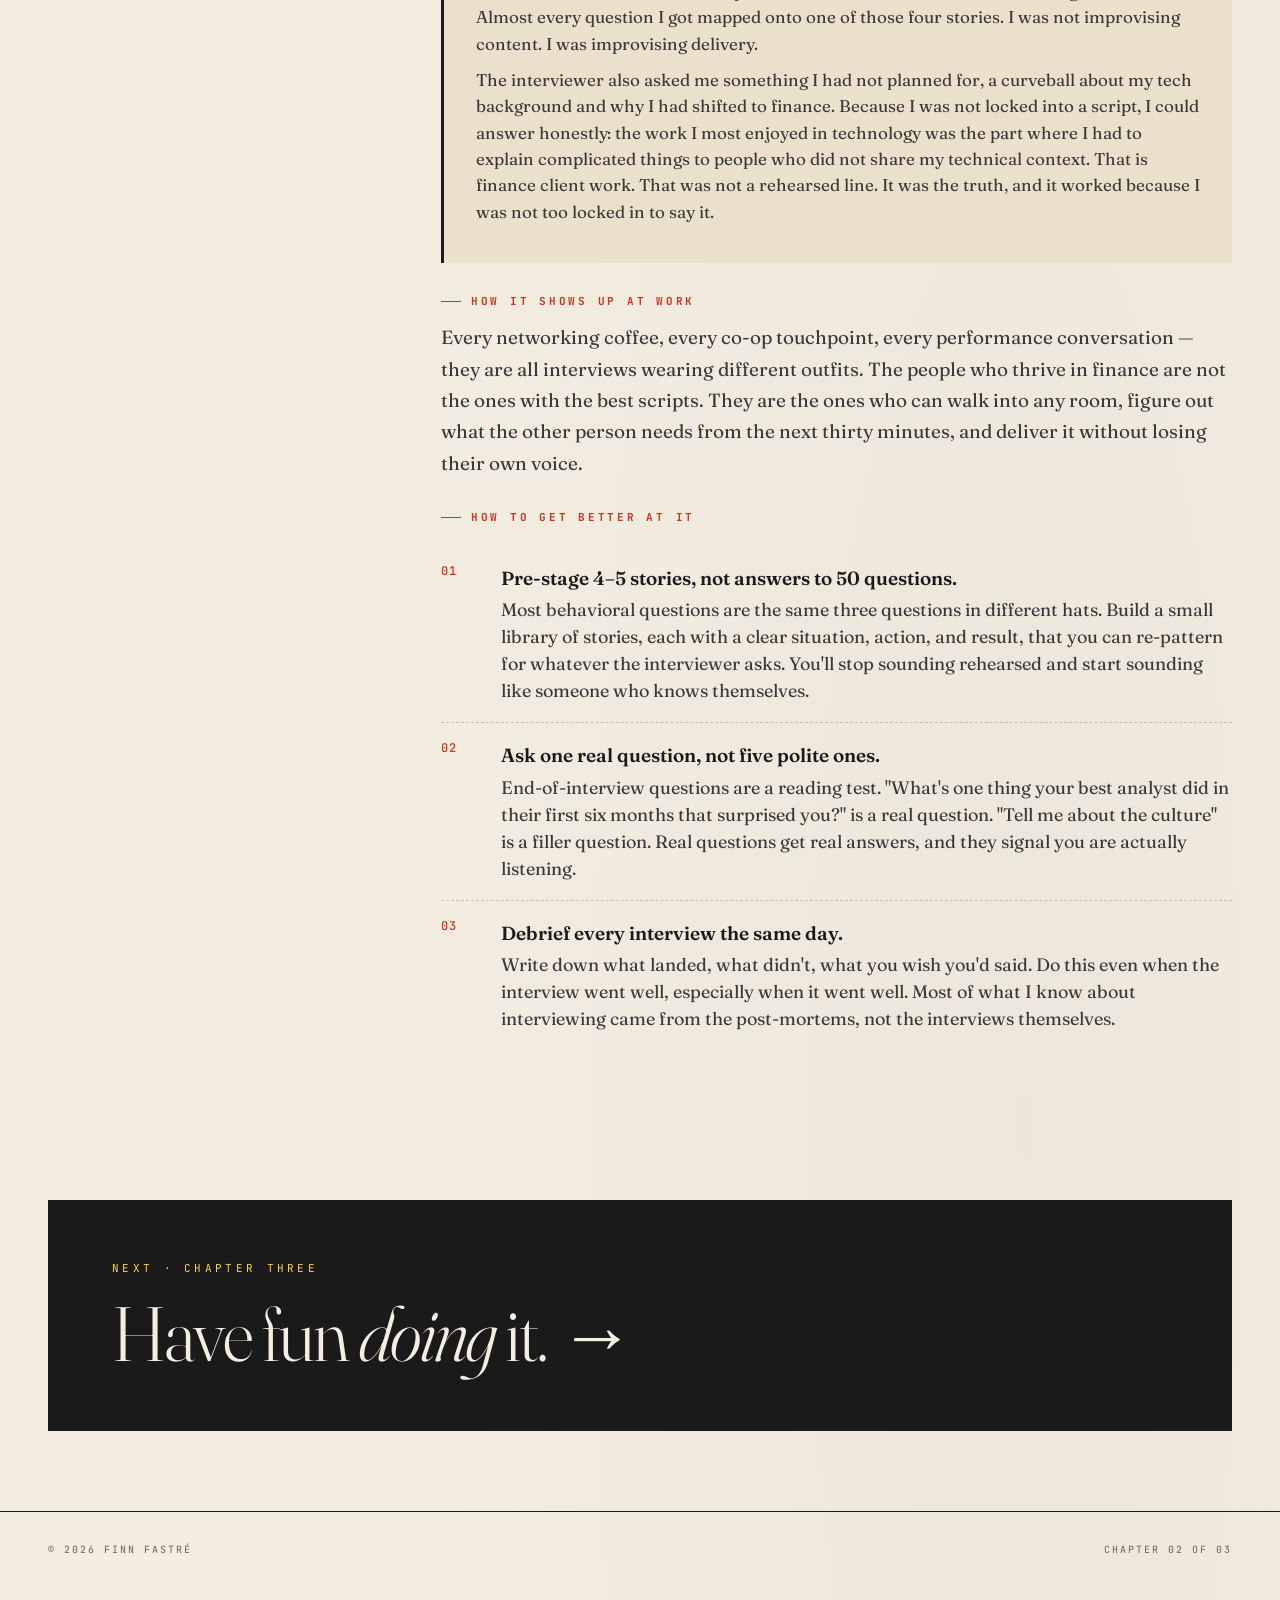
<file: stay-loose.html>
<!DOCTYPE html>
<html lang="en">
<head>
<meta charset="UTF-8" />
<meta name="viewport" content="width=device-width, initial-scale=1.0" />
<title>Stay Loose — Finn Fastré</title>
<link rel="preconnect" href="https://fonts.googleapis.com">
<link rel="preconnect" href="https://fonts.gstatic.com" crossorigin>
<link href="https://fonts.googleapis.com/css2?family=Fraunces:ital,opsz,wght@0,9..144,300;0,9..144,400;0,9..144,600;0,9..144,800;1,9..144,400;1,9..144,600&family=JetBrains+Mono:wght@400;500&family=Inter:wght@400;500;600&display=swap" rel="stylesheet">
<link rel="stylesheet" href="styles.css">
</head>
<body>

<nav class="nav">
  <a href="index.html" class="nav-brand">Finn Fastré <span class="brand-dot">·</span></a>
  <div class="nav-links">
    <a href="index.html">Home</a>
    <a href="tell-a-story.html">Tell a Story</a>
    <a href="stay-loose.html" class="active">Stay Loose</a>
    <a href="have-fun.html">Have Fun Doing It</a>
  </div>
</nav>

<header class="chapter-header">
  <div class="chapter-kicker">Chapter Two · The Adaptive Discipline</div>
  <h1 class="chapter-title">Stay <em>loose</em>.</h1>
  <p class="chapter-dek">Every real meeting goes off-script in the first five minutes. This chapter is about the two skills that matter most once it does: reading the room you are actually in, and interviewing like a conversation rather than a performance.</p>
</header>

<!-- SKILL 01: ROOM READING -->
<section class="skill">
  <div class="skill-grid">
    <div class="skill-index">
      <div class="num">01<span class="dot">.</span></div>
      <div class="tag">Room Reading</div>
    </div>
    <div class="skill-body">
      <h2>Read the <em>room</em> before you read your notes.</h2>
      <p class="dek">The audience is not a distraction from the speech. The audience <em>is</em> the speech.</p>

      <h4>The Skill</h4>
      <p>Reading the room means adjusting, in real time, to what you are seeing and hearing from the people in front of you. Their energy, their attention, the questions they are not asking. A great speaker treats the audience as a second instrument, not a passive receiver. If the room is warm, you can slow down and land a joke. If the room is cold, you had better get to the point. If someone has their camera off and is barely engaged, you change tack entirely.</p>

      <div class="pullquote">
        "The interviewer had his camera off, barely knew my name, and had probably never glanced at my resume. I felt utterly numb. I had no idea how to warm up."
        <cite>— persuasive speech opening </cite>
      </div>

      <h4>The Evidence</h4>
      <div class="example">
        <div class="ex-title">The interview that made me write a speech about it</div>
        <div class="ex-meta">Co-op recruiting · Jan 2026</div>
        <p>I hit every technical. I had the answers cold. I walked out feeling like I had failed because I had never learned how to handle a human who refused to meet me halfway. That interview became the opening anecdote of my persuasive speech, but more importantly, it reset how I prepare for every conversation now.</p>
        <p><strong>I no longer prepare answers. I prepare responses to energy.</strong> What do I do if the interviewer is warm? What do I do if they are cold? What do I do if they interrupt? What do I do if they go off-topic? The answers are different, and none of them come from my resume.</p>
      </div>

      <h4>How It Shows Up at Work</h4>
      <p>In my Peak Technology Partners co-op, no two diligence calls feel the same. Some clients want you to cut to the numbers. Others want to tell you the history of the company for twenty minutes first. The analyst who forces the same agenda onto every call loses the room every time. The one who reads the CEO's energy in the first ninety seconds and matches it, patient with some, crisp with others, gets meaningful information out of the call.</p>

      <h4>How to Get Better at It</h4>
      <ol class="tips">
        <li><strong>Look at faces, not at your notes.</strong> Your notes do not change. The room does. Make real eye contact with one person for a sentence, then move. You will start <em>feeling</em> where attention is dropping before you consciously notice it.</li>
        <li><strong>Build in checkpoints where you can pivot.</strong> Structure your talk so that after each major section, you can either go deeper or move on, depending on what the room is doing. Having the option is the whole point.</li>
        <li><strong>Get comfortable with silence.</strong> A two-second pause after a point feels like forever to the speaker and like nothing to the audience. Silence gives you time to read the room. Filling it with "um" gives the audience time to disengage.</li>
      </ol>
    </div>
  </div>
</section>

<!-- SKILL 02: INTERVIEWING -->
<section class="skill">
  <div class="skill-grid">
    <div class="skill-index">
      <div class="num">02<span class="dot">.</span></div>
      <div class="tag">Interviewing</div>
    </div>
    <div class="skill-body">
      <h2>An interview is a <em>conversation</em> </h2>
      <p class="dek">The resume got you in the room. Nothing else it does matters once you are there.</p>

      <h4>The Skill</h4>
      <p>Interviewing well is the applied form of everything in this portfolio: a story (yours), prepared anchors (the three or four experiences you absolutely need to surface), a read on the room (is this person in the mood to talk or to be sold to?), and a pitch (you). I used to prepare for interviews by over-studying the company. Now I prepare by rehearsing the handful of stories about <em>myself</em> that can be redeployed for almost any question I might get.</p>

      <h4>The Evidence</h4>
      <div class="example">
        <div class="ex-title">Peak Technology Partners Investment Banking Analyst Co-op</div>
        <div class="ex-meta">Co-op · Jul '25 - Apr '26</div>
        <p>Going in, I had four stories locked and loaded: a moment I had to learn something hard on the fly, a moment I had to handle a difficult team dynamic, a deal I had followed closely and could talk about in detail, and a specific reason I wanted <em>this</em> seat and not a generic IB seat. Almost every question I got mapped onto one of those four stories. I was not improvising content. I was improvising delivery.</p>
        <p>The interviewer also asked me something I had not planned for, a curveball about my tech background and why I had shifted to finance. Because I was not locked into a script, I could answer honestly: the work I most enjoyed in technology was the part where I had to explain complicated things to people who did not share my technical context. That is finance client work. That was not a rehearsed line. It was the truth, and it worked because I was not too locked in to say it.</p>
      </div>

      <h4>How It Shows Up at Work</h4>
      <p>Every networking coffee, every co-op touchpoint, every performance conversation — they are all interviews wearing different outfits. The people who thrive in finance are not the ones with the best scripts. They are the ones who can walk into any room, figure out what the other person needs from the next thirty minutes, and deliver it without losing their own voice.</p>

      <h4>How to Get Better at It</h4>
      <ol class="tips">
        <li><strong>Pre-stage 4–5 stories, not answers to 50 questions.</strong> Most behavioral questions are the same three questions in different hats. Build a small library of stories, each with a clear situation, action, and result, that you can re-pattern for whatever the interviewer asks. You'll stop sounding rehearsed and start sounding like someone who knows themselves.</li>
        <li><strong>Ask one real question, not five polite ones.</strong> End-of-interview questions are a reading test. "What's one thing your best analyst did in their first six months that surprised you?" is a real question. "Tell me about the culture" is a filler question. Real questions get real answers, and they signal you are actually listening.</li>
        <li><strong>Debrief every interview the same day.</strong> Write down what landed, what didn't, what you wish you'd said. Do this even when the interview went well, especially when it went well. Most of what I know about interviewing came from the post-mortems, not the interviews themselves.</li>
      </ol>
    </div>
  </div>
</section>

<!-- NEXT CHAPTER -->
<section class="next-chapter">
  <a href="have-fun.html" class="next-link">
    <div class="label">Next · Chapter Three</div>
    <div class="title">Have fun <em>doing</em> it.<span class="arrow">→</span></div>
  </a>
</section>

<footer class="site-footer">
  <div>© 2026 Finn Fastré</div>
  <div>Chapter 02 of 03</div>
</footer>

</body>
</html>
</file>
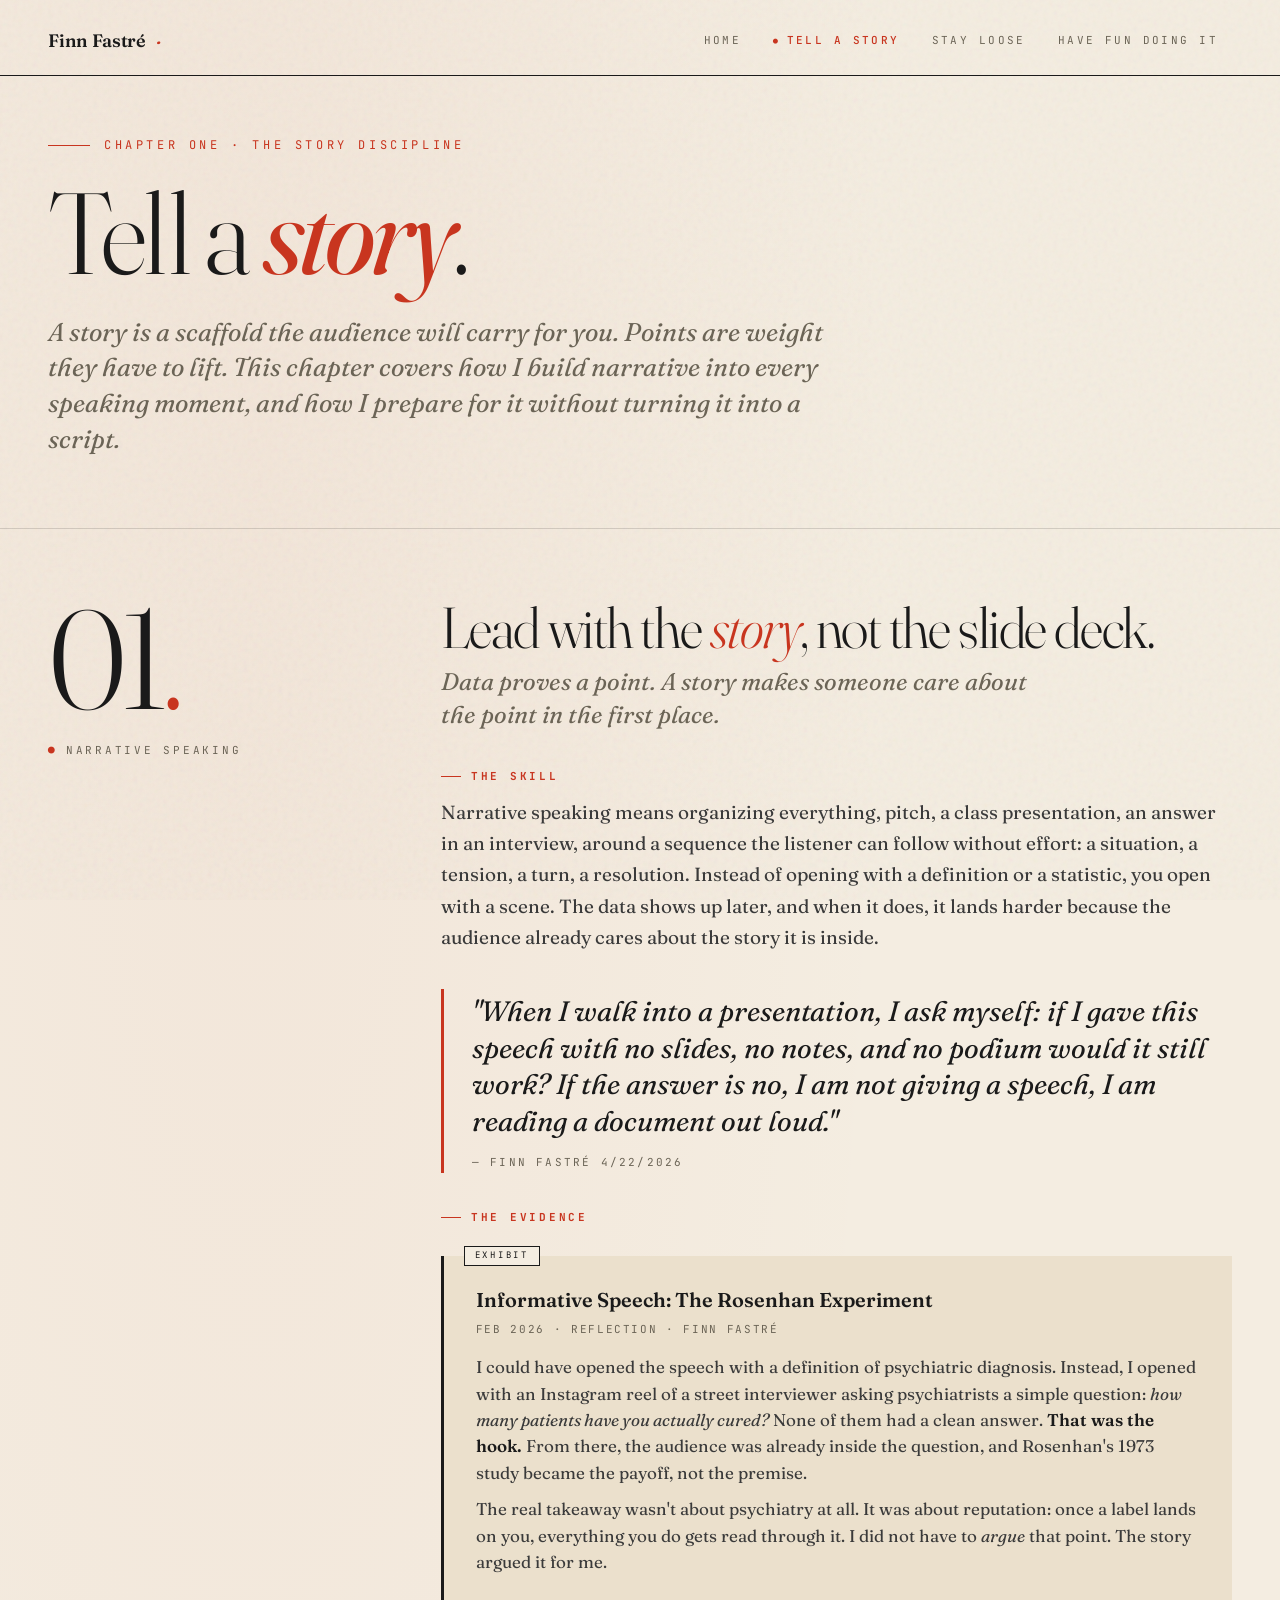
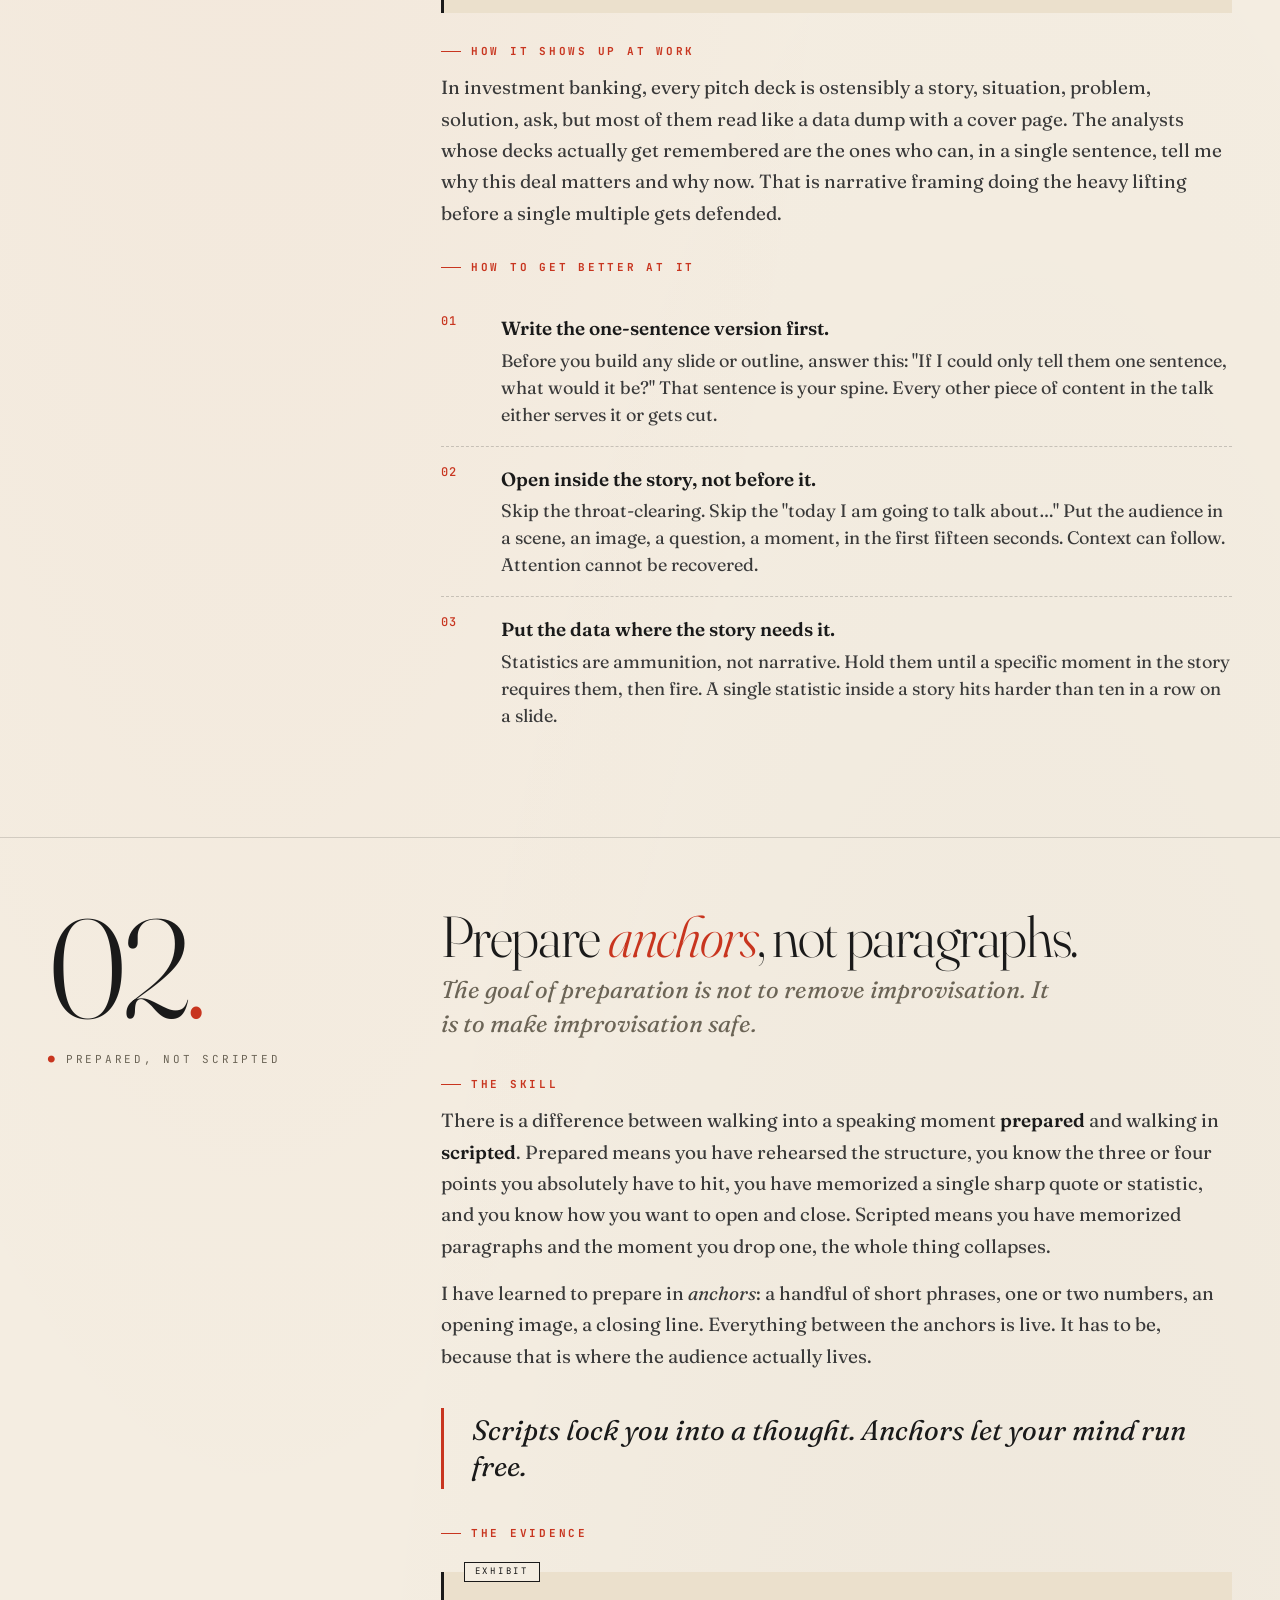
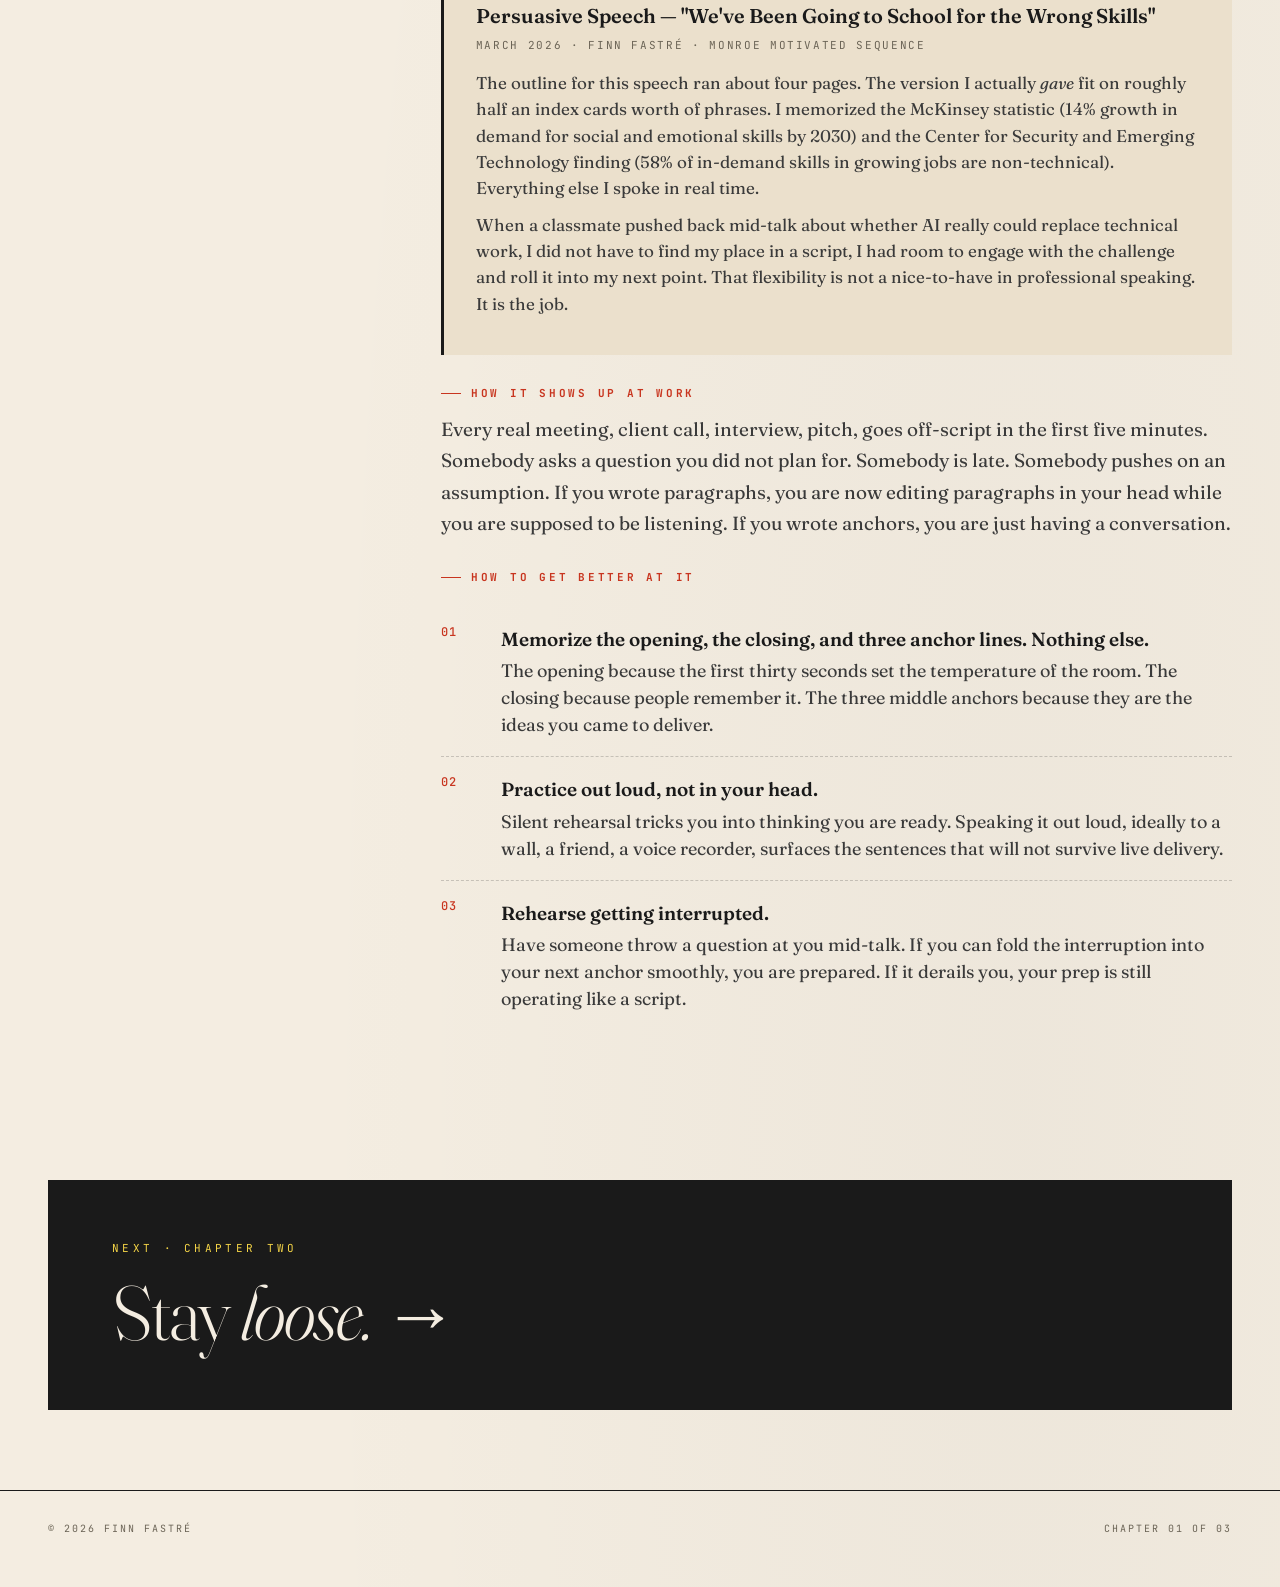
<file: tell-a-story.html>
<!DOCTYPE html>
<html lang="en">
<head>
<meta charset="UTF-8" />
<meta name="viewport" content="width=device-width, initial-scale=1.0" />
<title>Tell a Story — Finn Fastré</title>
<link rel="preconnect" href="https://fonts.googleapis.com">
<link rel="preconnect" href="https://fonts.gstatic.com" crossorigin>
<link href="https://fonts.googleapis.com/css2?family=Fraunces:ital,opsz,wght@0,9..144,300;0,9..144,400;0,9..144,600;0,9..144,800;1,9..144,400;1,9..144,600&family=JetBrains+Mono:wght@400;500&family=Inter:wght@400;500;600&display=swap" rel="stylesheet">
<link rel="stylesheet" href="styles.css">
</head>
<body>

<nav class="nav">
  <a href="index.html" class="nav-brand">Finn Fastré <span class="brand-dot">·</span> </a>
  <div class="nav-links">
    <a href="index.html">Home</a>
    <a href="tell-a-story.html" class="active">Tell a Story</a>
    <a href="stay-loose.html">Stay Loose</a>
    <a href="have-fun.html">Have Fun Doing It</a>
  </div>
</nav>

<header class="chapter-header">
  <div class="chapter-kicker">Chapter One · The Story Discipline</div>
  <h1 class="chapter-title">Tell a <em>story</em>.</h1>
  <p class="chapter-dek">A story is a scaffold the audience will carry for you. Points are weight they have to lift. This chapter covers how I build narrative into every speaking moment, and how I prepare for it without turning it into a script.</p>
</header>

<!-- SKILL 01 -->
<section class="skill">
  <div class="skill-grid">
    <div class="skill-index">
      <div class="num">01<span class="dot">.</span></div>
      <div class="tag">Narrative Speaking</div>
    </div>
    <div class="skill-body">
      <h2>Lead with the <em>story</em>, not the slide deck.</h2>
      <p class="dek">Data proves a point. A story makes someone care about the point in the first place.</p>

      <h4>The Skill</h4>
      <p>Narrative speaking means organizing everything, pitch, a class presentation, an answer in an interview, around a sequence the listener can follow without effort: a situation, a tension, a turn, a resolution. Instead of opening with a definition or a statistic, you open with a scene. The data shows up later, and when it does, it lands harder because the audience already cares about the story it is inside.</p>

      <div class="pullquote">
        "When I walk into a presentation, I ask myself: if I gave this speech with no slides, no notes, and no podium would it still work? If the answer is no, I am not giving a speech, I am reading a document out loud."
        <cite>— Finn Fastré 4/22/2026 </cite>
      </div>

      <h4>The Evidence</h4>
      <div class="example">
        <div class="ex-title">Informative Speech: The Rosenhan Experiment</div>
        <div class="ex-meta">Feb 2026 · Reflection · Finn Fastré</div>
        <p>I could have opened the speech with a definition of psychiatric diagnosis. Instead, I opened with an Instagram reel of a street interviewer asking psychiatrists a simple question: <em>how many patients have you actually cured?</em> None of them had a clean answer. <strong>That was the hook.</strong> From there, the audience was already inside the question, and Rosenhan's 1973 study became the payoff, not the premise.</p>
        <p>The real takeaway wasn't about psychiatry at all. It was about reputation: once a label lands on you, everything you do gets read through it. I did not have to <em>argue</em> that point. The story argued it for me.</p>
      </div>

      <h4>How It Shows Up at Work</h4>
      <p>In investment banking, every pitch deck is ostensibly a story, situation, problem, solution, ask, but most of them read like a data dump with a cover page. The analysts whose decks actually get remembered are the ones who can, in a single sentence, tell me why this deal matters and why now. That is narrative framing doing the heavy lifting before a single multiple gets defended.</p>

      <h4>How to Get Better at It</h4>
      <ol class="tips">
        <li><strong>Write the one-sentence version first.</strong> Before you build any slide or outline, answer this: "If I could only tell them one sentence, what would it be?" That sentence is your spine. Every other piece of content in the talk either serves it or gets cut.</li>
        <li><strong>Open inside the story, not before it.</strong> Skip the throat-clearing. Skip the "today I am going to talk about…" Put the audience in a scene, an image, a question, a moment, in the first fifteen seconds. Context can follow. Attention cannot be recovered.</li>
        <li><strong>Put the data where the story needs it.</strong> Statistics are ammunition, not narrative. Hold them until a specific moment in the story requires them, then fire. A single statistic inside a story hits harder than ten in a row on a slide.</li>
      </ol>
    </div>
  </div>
</section>

<!-- SKILL 02 -->
<section class="skill">
  <div class="skill-grid">
    <div class="skill-index">
      <div class="num">02<span class="dot">.</span></div>
      <div class="tag">Prepared, Not Scripted</div>
    </div>
    <div class="skill-body">
      <h2>Prepare <em>anchors</em>, not paragraphs.</h2>
      <p class="dek">The goal of preparation is not to remove improvisation. It is to make improvisation safe.</p>

      <h4>The Skill</h4>
      <p>There is a difference between walking into a speaking moment <strong>prepared</strong> and walking in <strong>scripted</strong>. Prepared means you have rehearsed the structure, you know the three or four points you absolutely have to hit, you have memorized a single sharp quote or statistic, and you know how you want to open and close. Scripted means you have memorized paragraphs and the moment you drop one, the whole thing collapses.</p>
      <p>I have learned to prepare in <em>anchors</em>: a handful of short phrases, one or two numbers, an opening image, a closing line. Everything between the anchors is live. It has to be, because that is where the audience actually lives.</p>

      <div class="pullquote">
        Scripts lock you into a thought. Anchors let your mind run free.
      </div>

      <h4>The Evidence</h4>
      <div class="example">
        <div class="ex-title">Persuasive Speech — "We've Been Going to School for the Wrong Skills"</div>
        <div class="ex-meta">March 2026 · Finn Fastré · Monroe Motivated Sequence</div>
        <p>The outline for this speech ran about four pages. The version I actually <em>gave</em> fit on roughly half an index cards worth of phrases. I memorized the McKinsey statistic (14% growth in demand for social and emotional skills by 2030) and the Center for Security and Emerging Technology finding (58% of in-demand skills in growing jobs are non-technical). Everything else I spoke in real time.</p>
        <p>When a classmate pushed back mid-talk about whether AI really could replace technical work, I did not have to find my place in a script, I had room to engage with the challenge and roll it into my next point. That flexibility is not a nice-to-have in professional speaking. It is the job.</p>
      </div>

      <h4>How It Shows Up at Work</h4>
      <p>Every real meeting, client call, interview, pitch, goes off-script in the first five minutes. Somebody asks a question you did not plan for. Somebody is late. Somebody pushes on an assumption. If you wrote paragraphs, you are now editing paragraphs in your head while you are supposed to be listening. If you wrote anchors, you are just having a conversation.</p>

      <h4>How to Get Better at It</h4>
      <ol class="tips">
        <li><strong>Memorize the opening, the closing, and three anchor lines. Nothing else.</strong> The opening because the first thirty seconds set the temperature of the room. The closing because people remember it. The three middle anchors because they are the ideas you came to deliver.</li>
        <li><strong>Practice out loud, not in your head.</strong> Silent rehearsal tricks you into thinking you are ready. Speaking it out loud, ideally to a wall, a friend, a voice recorder, surfaces the sentences that will not survive live delivery.</li>
        <li><strong>Rehearse getting interrupted.</strong> Have someone throw a question at you mid-talk. If you can fold the interruption into your next anchor smoothly, you are prepared. If it derails you, your prep is still operating like a script.</li>
      </ol>
    </div>
  </div>
</section>

<!-- NEXT CHAPTER -->
<section class="next-chapter">
  <a href="stay-loose.html" class="next-link">
    <div class="label">Next · Chapter Two</div>
    <div class="title">Stay <em>loose.</em><span class="arrow">→</span></div>
  </a>
</section>

<footer class="site-footer">
  <div>© 2026 Finn Fastré</div>
  <div>Chapter 01 of 03</div>
</footer>

</body>
</html>
</file>
<file: styles.css>
/* ================================================================
   Shared styles — used by index.html, story.html, loose.html, fun.html
   ================================================================ */

:root {
  --paper: #f4ede1;
  --paper-deep: #ebe0cc;
  --ink: #1a1a1a;
  --ink-soft: #3a3a3a;
  --ink-mute: #6b6456;
  --rule: #1a1a1a;
  --accent: #c8351f;
  --accent-deep: #9b2715;
  --highlight: #f5d547;
}

* { margin: 0; padding: 0; box-sizing: border-box; }
html { scroll-behavior: smooth; }

body {
  background: var(--paper);
  background-image:
    radial-gradient(at 20% 10%, rgba(200,53,31,0.04) 0, transparent 45%),
    radial-gradient(at 80% 90%, rgba(26,26,26,0.03) 0, transparent 50%);
  color: var(--ink);
  font-family: 'Fraunces', Georgia, serif;
  font-weight: 400;
  line-height: 1.55;
  font-size: 19px;
  overflow-x: hidden;
}

body::before {
  content: '';
  position: fixed;
  inset: 0;
  pointer-events: none;
  background-image: url("data:image/svg+xml,%3Csvg viewBox='0 0 200 200' xmlns='http://www.w3.org/2000/svg'%3E%3Cfilter id='n'%3E%3CfeTurbulence type='fractalNoise' baseFrequency='0.9' numOctaves='2' stitchTiles='stitch'/%3E%3C/filter%3E%3Crect width='100%25' height='100%25' filter='url(%23n)' opacity='0.35'/%3E%3C/svg%3E");
  opacity: 0.18;
  mix-blend-mode: multiply;
  z-index: 1;
}

a { color: inherit; text-decoration: none; }

/* =========== NAV =========== */
.nav {
  max-width: 1300px;
  margin: 0 auto;
  padding: 24px 48px 18px;
  display: flex;
  justify-content: space-between;
  align-items: center;
  border-bottom: 1px solid var(--ink);
  position: relative;
  z-index: 3;
  gap: 24px;
  flex-wrap: wrap;
}
.nav-brand {
  font-family: 'Fraunces', serif;
  font-weight: 600;
  font-size: 18px;
  letter-spacing: -0.01em;
  color: var(--ink);
  display: flex;
  align-items: baseline;
  gap: 10px;
}
.nav-brand .brand-dot {
  color: var(--accent);
  font-style: italic;
}
.nav-links {
  display: flex;
  gap: 4px;
  flex-wrap: wrap;
}
.nav-links a {
  font-family: 'JetBrains Mono', monospace;
  font-size: 11px;
  letter-spacing: 0.22em;
  text-transform: uppercase;
  color: var(--ink-mute);
  padding: 8px 14px;
  transition: color 0.2s, background 0.2s;
  border-radius: 2px;
  position: relative;
}
.nav-links a:hover { color: var(--ink); }
.nav-links a.active {
  color: var(--accent);
  font-weight: 500;
}
.nav-links a.active::before {
  content: '●';
  font-size: 8px;
  margin-right: 6px;
  vertical-align: middle;
}

/* =========== CHAPTER HEADER (used on chapter pages) =========== */
.chapter-header {
  max-width: 1300px;
  margin: 0 auto;
  padding: 60px 48px 70px;
  position: relative;
  z-index: 2;
  border-bottom: 1px solid rgba(26,26,26,0.15);
}
.chapter-kicker {
  font-family: 'JetBrains Mono', monospace;
  font-size: 12px;
  letter-spacing: 0.3em;
  text-transform: uppercase;
  color: var(--accent);
  margin-bottom: 24px;
  display: flex;
  align-items: center;
  gap: 14px;
}
.chapter-kicker::before {
  content: '';
  width: 42px;
  height: 1px;
  background: var(--accent);
}
.chapter-title {
  font-family: 'Fraunces', serif;
  font-weight: 300;
  font-size: clamp(56px, 9vw, 140px);
  line-height: 0.92;
  letter-spacing: -0.035em;
  margin-bottom: 30px;
  font-variation-settings: "opsz" 144;
}
.chapter-title em {
  font-style: italic;
  color: var(--accent);
  font-weight: 400;
}
.chapter-dek {
  font-family: 'Fraunces', serif;
  font-style: italic;
  font-size: clamp(20px, 2vw, 26px);
  line-height: 1.4;
  color: var(--ink-mute);
  max-width: 780px;
  margin-top: 20px;
}

/* =========== SKILL BLOCKS =========== */
.skill {
  max-width: 1300px;
  margin: 0 auto;
  padding: 70px 48px;
  position: relative;
  z-index: 2;
  border-top: 1px solid rgba(26, 26, 26, 0.15);
}
.skill:first-of-type { border-top: none; }

.skill-grid {
  display: grid;
  grid-template-columns: 0.85fr 2.15fr;
  gap: 80px;
}

.skill-index {
  display: flex;
  flex-direction: column;
  gap: 24px;
  position: sticky;
  top: 40px;
  height: fit-content;
}
.skill-index .num {
  font-family: 'Fraunces', serif;
  font-weight: 300;
  font-size: 140px;
  line-height: 0.85;
  letter-spacing: -0.04em;
  color: var(--ink);
  font-variation-settings: "opsz" 144;
}
.skill-index .num .dot { color: var(--accent); }
.skill-index .tag {
  font-family: 'JetBrains Mono', monospace;
  font-size: 11px;
  letter-spacing: 0.25em;
  text-transform: uppercase;
  color: var(--ink-mute);
}
.skill-index .tag::before {
  content: '●';
  color: var(--accent);
  margin-right: 8px;
}

.skill-body h2 {
  font-family: 'Fraunces', serif;
  font-weight: 300;
  font-size: clamp(40px, 4.5vw, 64px);
  line-height: 1.0;
  letter-spacing: -0.025em;
  margin-bottom: 8px;
  color: var(--ink);
  font-variation-settings: "opsz" 144;
}
.skill-body h2 em {
  font-style: italic;
  color: var(--accent);
}
.skill-body .dek {
  font-family: 'Fraunces', serif;
  font-style: italic;
  font-size: 24px;
  line-height: 1.4;
  color: var(--ink-mute);
  margin-bottom: 36px;
  max-width: 620px;
}

.skill-body h4 {
  font-family: 'JetBrains Mono', monospace;
  font-size: 11px;
  letter-spacing: 0.25em;
  text-transform: uppercase;
  color: var(--accent);
  margin: 30px 0 12px;
  display: flex;
  align-items: center;
  gap: 10px;
}
.skill-body h4::before {
  content: '';
  width: 20px;
  height: 1px;
  background: var(--accent);
}

.skill-body p {
  font-size: 19px;
  line-height: 1.65;
  color: var(--ink-soft);
  margin-bottom: 16px;
}
.skill-body p strong {
  font-weight: 600;
  color: var(--ink);
}
.skill-body p em { font-style: italic; }

/* =========== PULL QUOTES =========== */
.pullquote {
  margin: 36px 0;
  padding: 4px 0 4px 28px;
  border-left: 3px solid var(--accent);
  font-family: 'Fraunces', serif;
  font-style: italic;
  font-size: 28px;
  line-height: 1.3;
  color: var(--ink);
  font-weight: 400;
}
.pullquote cite {
  display: block;
  font-family: 'JetBrains Mono', monospace;
  font-size: 11px;
  letter-spacing: 0.2em;
  text-transform: uppercase;
  color: var(--ink-mute);
  font-style: normal;
  margin-top: 16px;
}

/* =========== EVIDENCE BOX =========== */
.example {
  margin: 30px 0 10px;
  padding: 28px 32px;
  background: var(--paper-deep);
  border-left: 3px solid var(--ink);
  position: relative;
}
.example::before {
  content: 'EXHIBIT';
  position: absolute;
  top: -10px;
  left: 20px;
  background: var(--paper);
  padding: 2px 10px;
  font-family: 'JetBrains Mono', monospace;
  font-size: 9px;
  letter-spacing: 0.3em;
  color: var(--ink);
  border: 1px solid var(--ink);
}
.example .ex-title {
  font-family: 'Fraunces', serif;
  font-weight: 600;
  font-size: 20px;
  color: var(--ink);
  margin-bottom: 6px;
}
.example .ex-meta {
  font-family: 'JetBrains Mono', monospace;
  font-size: 11px;
  letter-spacing: 0.15em;
  text-transform: uppercase;
  color: var(--ink-mute);
  margin-bottom: 16px;
}
.example p {
  font-size: 17px;
  line-height: 1.55;
  color: var(--ink-soft);
  margin-bottom: 10px;
}

/* =========== TIPS =========== */
.tips {
  margin: 20px 0;
  list-style: none;
  counter-reset: tip;
}
.tips li {
  counter-increment: tip;
  position: relative;
  padding: 18px 0 18px 60px;
  border-bottom: 1px dashed rgba(26, 26, 26, 0.2);
  font-size: 18px;
  line-height: 1.5;
  color: var(--ink-soft);
}
.tips li:last-child { border-bottom: none; }
.tips li::before {
  content: counter(tip, decimal-leading-zero);
  position: absolute;
  left: 0;
  top: 16px;
  font-family: 'JetBrains Mono', monospace;
  font-size: 12px;
  letter-spacing: 0.1em;
  color: var(--accent);
  font-weight: 500;
}
.tips li strong {
  font-family: 'Fraunces', serif;
  font-weight: 600;
  color: var(--ink);
  display: block;
  font-size: 19px;
  margin-bottom: 4px;
}

/* =========== NEXT-CHAPTER FOOTER =========== */
.next-chapter {
  max-width: 1300px;
  margin: 60px auto 0;
  padding: 0 48px;
  position: relative;
  z-index: 2;
}
.next-link {
  display: block;
  padding: 60px 64px;
  background: var(--ink);
  color: var(--paper);
  transition: background 0.3s;
  text-decoration: none;
  position: relative;
  overflow: hidden;
}
.next-link:hover { background: var(--accent); }
.next-link .label {
  font-family: 'JetBrains Mono', monospace;
  font-size: 11px;
  letter-spacing: 0.3em;
  text-transform: uppercase;
  color: var(--highlight);
  margin-bottom: 18px;
}
.next-link .title {
  font-family: 'Fraunces', serif;
  font-weight: 300;
  font-size: clamp(44px, 6vw, 84px);
  line-height: 0.98;
  letter-spacing: -0.025em;
  font-variation-settings: "opsz" 144;
}
.next-link .title em { font-style: italic; }
.next-link .arrow {
  display: inline-block;
  margin-left: 12px;
  transition: transform 0.3s;
}
.next-link:hover .arrow { transform: translateX(8px); }

/* =========== FOOTER =========== */
.site-footer {
  max-width: 1300px;
  margin: 80px auto 0;
  padding: 30px 48px 50px;
  display: flex;
  justify-content: space-between;
  font-family: 'JetBrains Mono', monospace;
  font-size: 10px;
  letter-spacing: 0.2em;
  text-transform: uppercase;
  color: var(--ink-mute);
  border-top: 1px solid var(--ink);
  position: relative;
  z-index: 2;
}

/* =========== RESPONSIVE =========== */
@media (max-width: 980px) {
  body { font-size: 17px; }
  .nav, .chapter-header, .skill, .next-chapter, .site-footer {
    padding-left: 24px;
    padding-right: 24px;
  }
  .nav { padding-top: 16px; padding-bottom: 14px; }
  .nav-brand { font-size: 15px; }
  .nav-links a { padding: 6px 8px; font-size: 10px; letter-spacing: 0.18em; }
  .chapter-header { padding-top: 40px; padding-bottom: 50px; }
  .skill { padding: 50px 24px; }
  .skill-grid { grid-template-columns: 1fr; gap: 30px; }
  .skill-index { position: static; flex-direction: row; align-items: center; gap: 20px; }
  .skill-index .num { font-size: 80px; }
  .next-link { padding: 40px 32px; }
}
</file>
